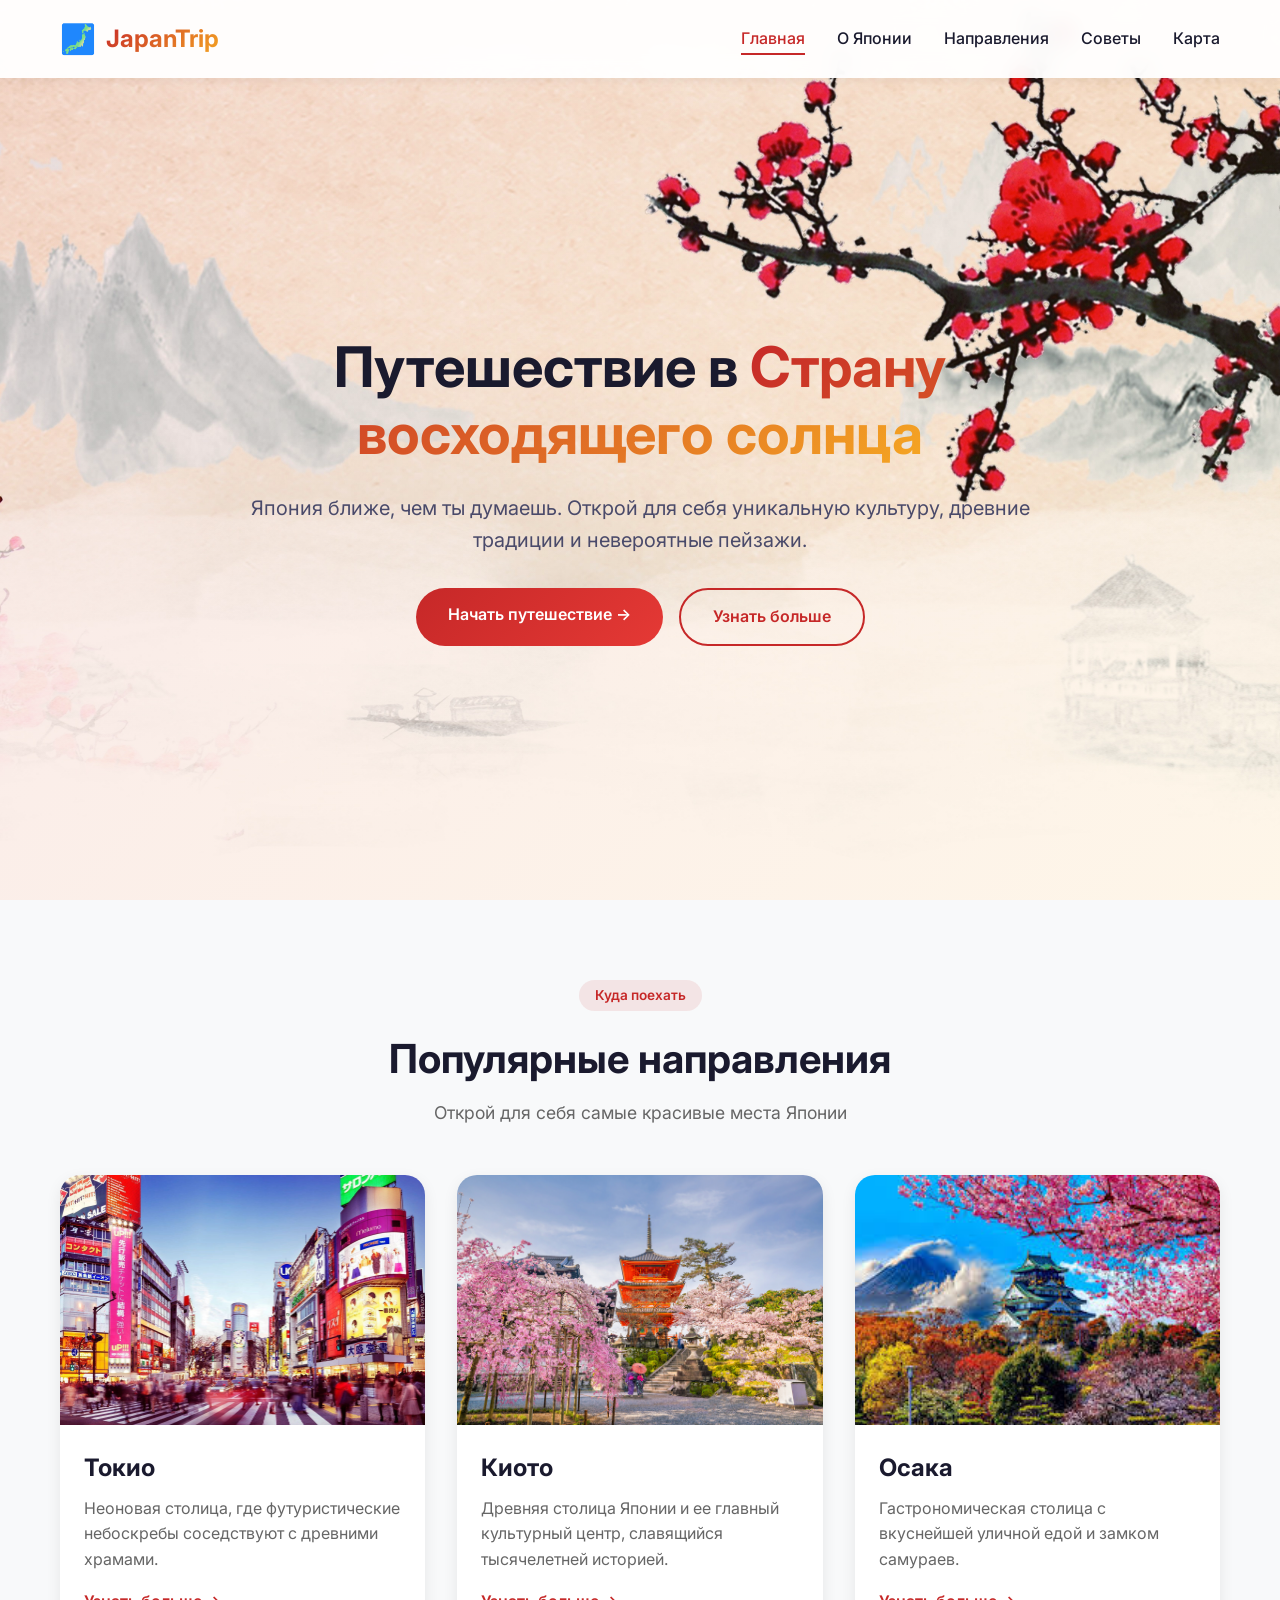
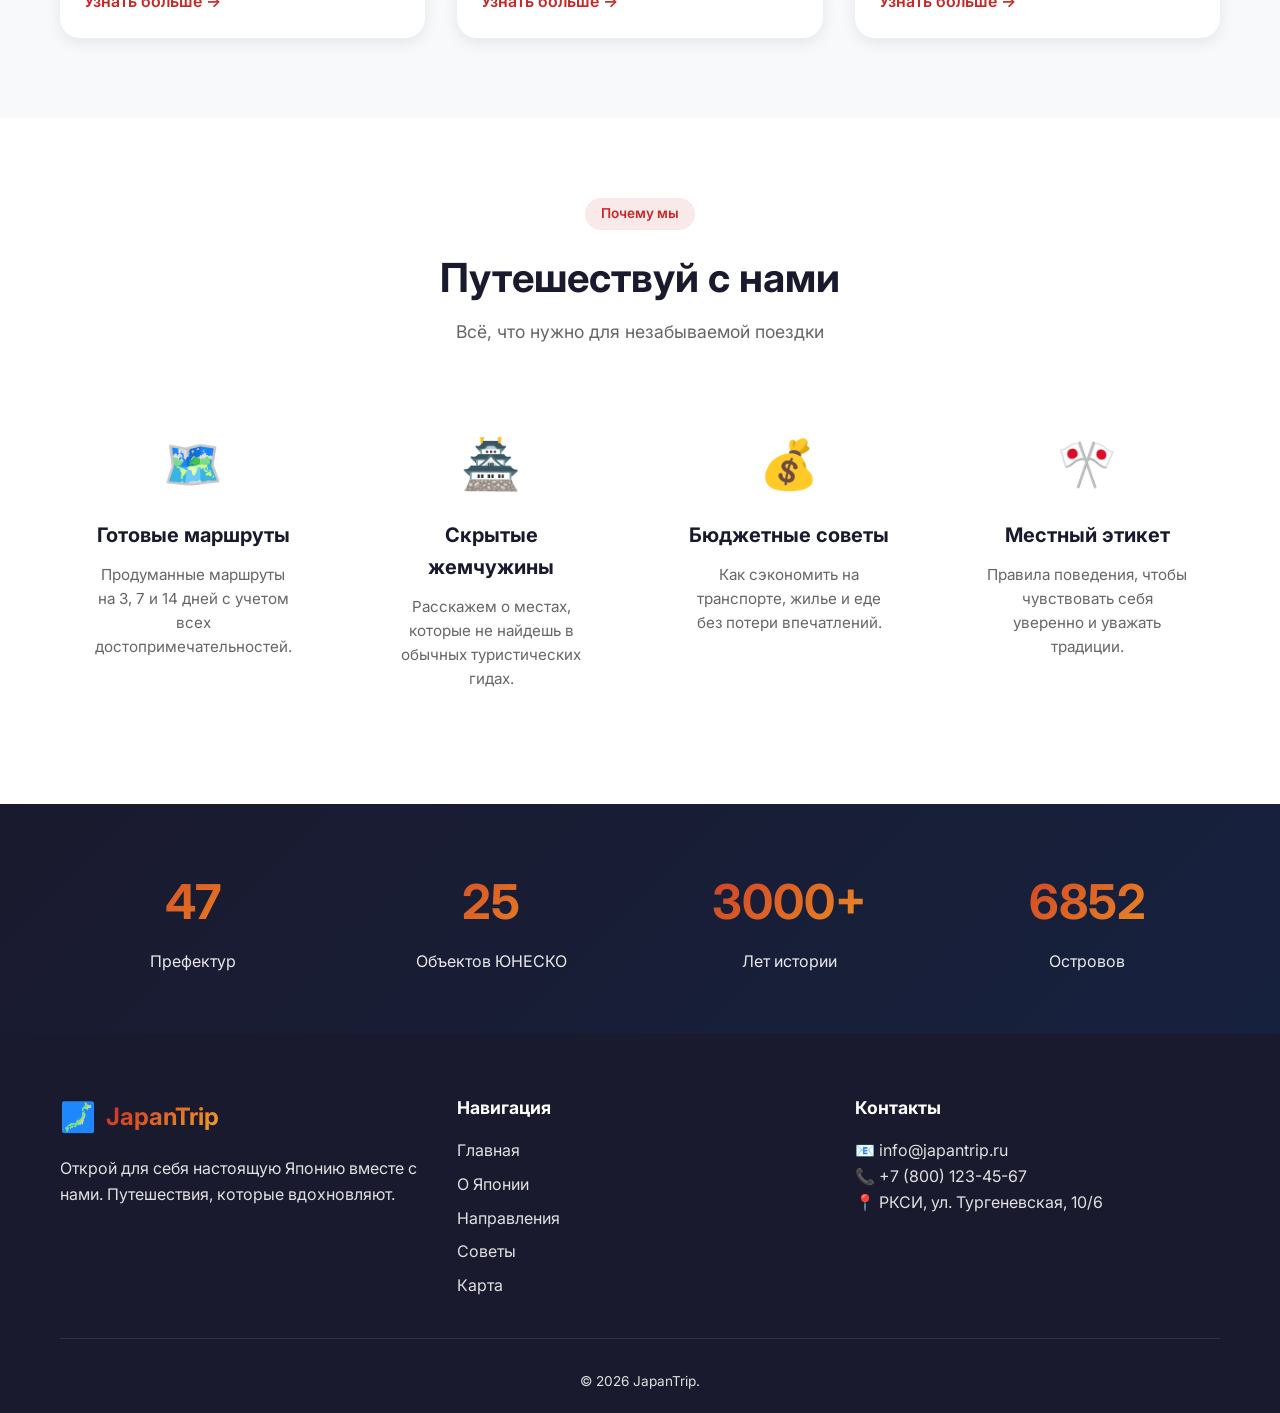
<file: index.html>
<!DOCTYPE html>
<html lang="ru">
<head>
    <meta charset="UTF-8">
    <meta name="viewport" content="width=device-width, initial-scale=1.0">
    <title>JapanTrip | Путешествия по Японии</title>
    <link rel="icon" type="image/x-icon" href="jp.ico">
    <link rel="stylesheet" href="style.css">
    <link href="https://fonts.googleapis.com/css2?family=Inter:opsz,wght@14..32,300;14..32,400;14..32,600;14..32,700&display=swap" rel="stylesheet">
</head>
<body>
    <header>
        <div class="container">
            <div class="header-content">
                <div class="logo">
                    <span class="logo-icon">🗾</span>
                    <span class="logo-text">JapanTrip</span>
                </div>
                <nav>
                    <ul class="nav-menu">
                        <li><a href="index.html" class="active">Главная</a></li>
                        <li><a href="about.html">О Японии</a></li>
                        <li><a href="napravlenia.html">Направления</a></li>
                        <li><a href="tips.html">Советы</a></li>
                        <li><a href="map.html">Карта</a></li>
                    </ul>
                </nav>
            </div>
        </div>
    </header>
    <section class="hero">
        <div class="container">
            <div class="hero-content">
                <h1 class="hero-title">
                    Путешествие в <span class="highlight">Страну восходящего солнца</span>
                </h1>
                <p class="hero-subtitle">
                    Япония ближе, чем ты думаешь. Открой для себя уникальную культуру, 
                    древние традиции и невероятные пейзажи.
                </p>
                <div class="hero-buttons">
                    <a href="regist.html" class="btn btn-primary">Начать путешествие →</a>
                    <a href="about.html" class="btn btn-secondary">Узнать больше</a>
                </div>
            </div>
        </div>
    </section>
    <section class="destinations-preview">
        <div class="container">
            <div class="section-header">
                <span class="section-tag">Куда поехать</span>
                <h2 class="section-title">Популярные направления</h2>
                <p class="section-subtitle">Открой для себя самые красивые места Японии</p>
            </div>
            
            <div class="cards-grid">
                <div class="card">
                    <div class="card-image tokyo"></div>
                    <div class="card-content">
                        <h3 class="card-title">Токио</h3>
                        <p class="card-text">Неоновая столица, где футуристические небоскребы соседствуют с древними храмами.</p>
                        <a href="about.html" class="card-link">Узнать больше →</a>
                    </div>
                </div>
                
                <div class="card">
                    <div class="card-image kyoto"></div>
                    <div class="card-content">
                        <h3 class="card-title">Киото</h3>
                        <p class="card-text">Древняя столица Японии и ее главный культурный центр, славящийся тысячелетней историей. </p>
                        <a href="about.html" class="card-link">Узнать больше →</a>
                    </div>
                </div>
                
                <div class="card">
                    <div class="card-image osaka"></div>
                    <div class="card-content">
                        <h3 class="card-title">Осака</h3>
                        <p class="card-text">Гастрономическая столица с вкуснейшей уличной едой и замком самураев.</p>
                        <a href="about.html" class="card-link">Узнать больше →</a>
                    </div>
                </div>
            </div>
        </div>
    </section>

   
    <section class="features">
        <div class="container">
            <div class="section-header">
                <span class="section-tag">Почему мы</span>
                <h2 class="section-title">Путешествуй с нами</h2>
                <p class="section-subtitle">Всё, что нужно для незабываемой поездки</p>
            </div>
            
            <div class="features-grid">
                <div class="feature">
                    <div class="feature-icon">🗺️</div>
                    <h3 class="feature-title">Готовые маршруты</h3>
                    <p class="feature-text">Продуманные маршруты на 3, 7 и 14 дней с учетом всех достопримечательностей.</p>
                </div>
                <div class="feature">
                    <div class="feature-icon">🏯</div>
                    <h3 class="feature-title">Скрытые жемчужины</h3>
                    <p class="feature-text">Расскажем о местах, которые не найдешь в обычных туристических гидах.</p>
                </div>
                <div class="feature">
                    <div class="feature-icon">💰</div>
                    <h3 class="feature-title">Бюджетные советы</h3>
                    <p class="feature-text">Как сэкономить на транспорте, жилье и еде без потери впечатлений.</p>
                </div>
                <div class="feature">
                    <div class="feature-icon">🎌</div>
                    <h3 class="feature-title">Местный этикет</h3>
                    <p class="feature-text">Правила поведения, чтобы чувствовать себя уверенно и уважать традиции.</p>
                </div>
            </div>
        </div>
    </section>

    
    <section class="stats">
        <div class="container">
            <div class="stats-grid">
                <div class="stat-item">
                    <div class="stat-number">47</div>
                    <div class="stat-label">Префектур</div>
                </div>
                <div class="stat-item">
                    <div class="stat-number">25</div>
                    <div class="stat-label">Объектов ЮНЕСКО</div>
                </div>
                <div class="stat-item">
                    <div class="stat-number">3000+</div>
                    <div class="stat-label">Лет истории</div>
                </div>
                <div class="stat-item">
                    <div class="stat-number">6852</div>
                    <div class="stat-label">Островов</div>
                </div>
            </div>
        </div>
    </section>

  
    <footer>
        <div class="container">
            <div class="footer-content">
                <div class="footer-section">
                    <div class="logo">
                        <span class="logo-icon">🗾</span>
                        <span class="logo-text">JapanTrip</span>
                    </div>
                    <p>Открой для себя настоящую Японию вместе с нами. Путешествия, которые вдохновляют.</p>
                </div>
                <div class="footer-section">
                    <h4>Навигация</h4>
                    <ul>
                        <li><a href="index.html">Главная</a></li>
                        <li><a href="about.html">О Японии</a></li>
                        <li><a href="napravlenia.html">Направления</a></li>
                        <li><a href="tips.html">Советы</a></li>
                        <li><a href="map.html">Карта</a></li>
                    </ul>
                </div>
                <div class="footer-section">
                    <h4>Контакты</h4>
                    <p>📧 info@japantrip.ru</p>
                    <p>📞 +7 (800) 123-45-67</p>
                    <p>📍 РКСИ, ул. Тургеневская, 10/6</p>
                </div>
            </div>
            <div class="footer-bottom">
                <p>&copy; 2026 JapanTrip. </p>
            </div>
        </div>
    </footer>

</body>
</html>
</file>
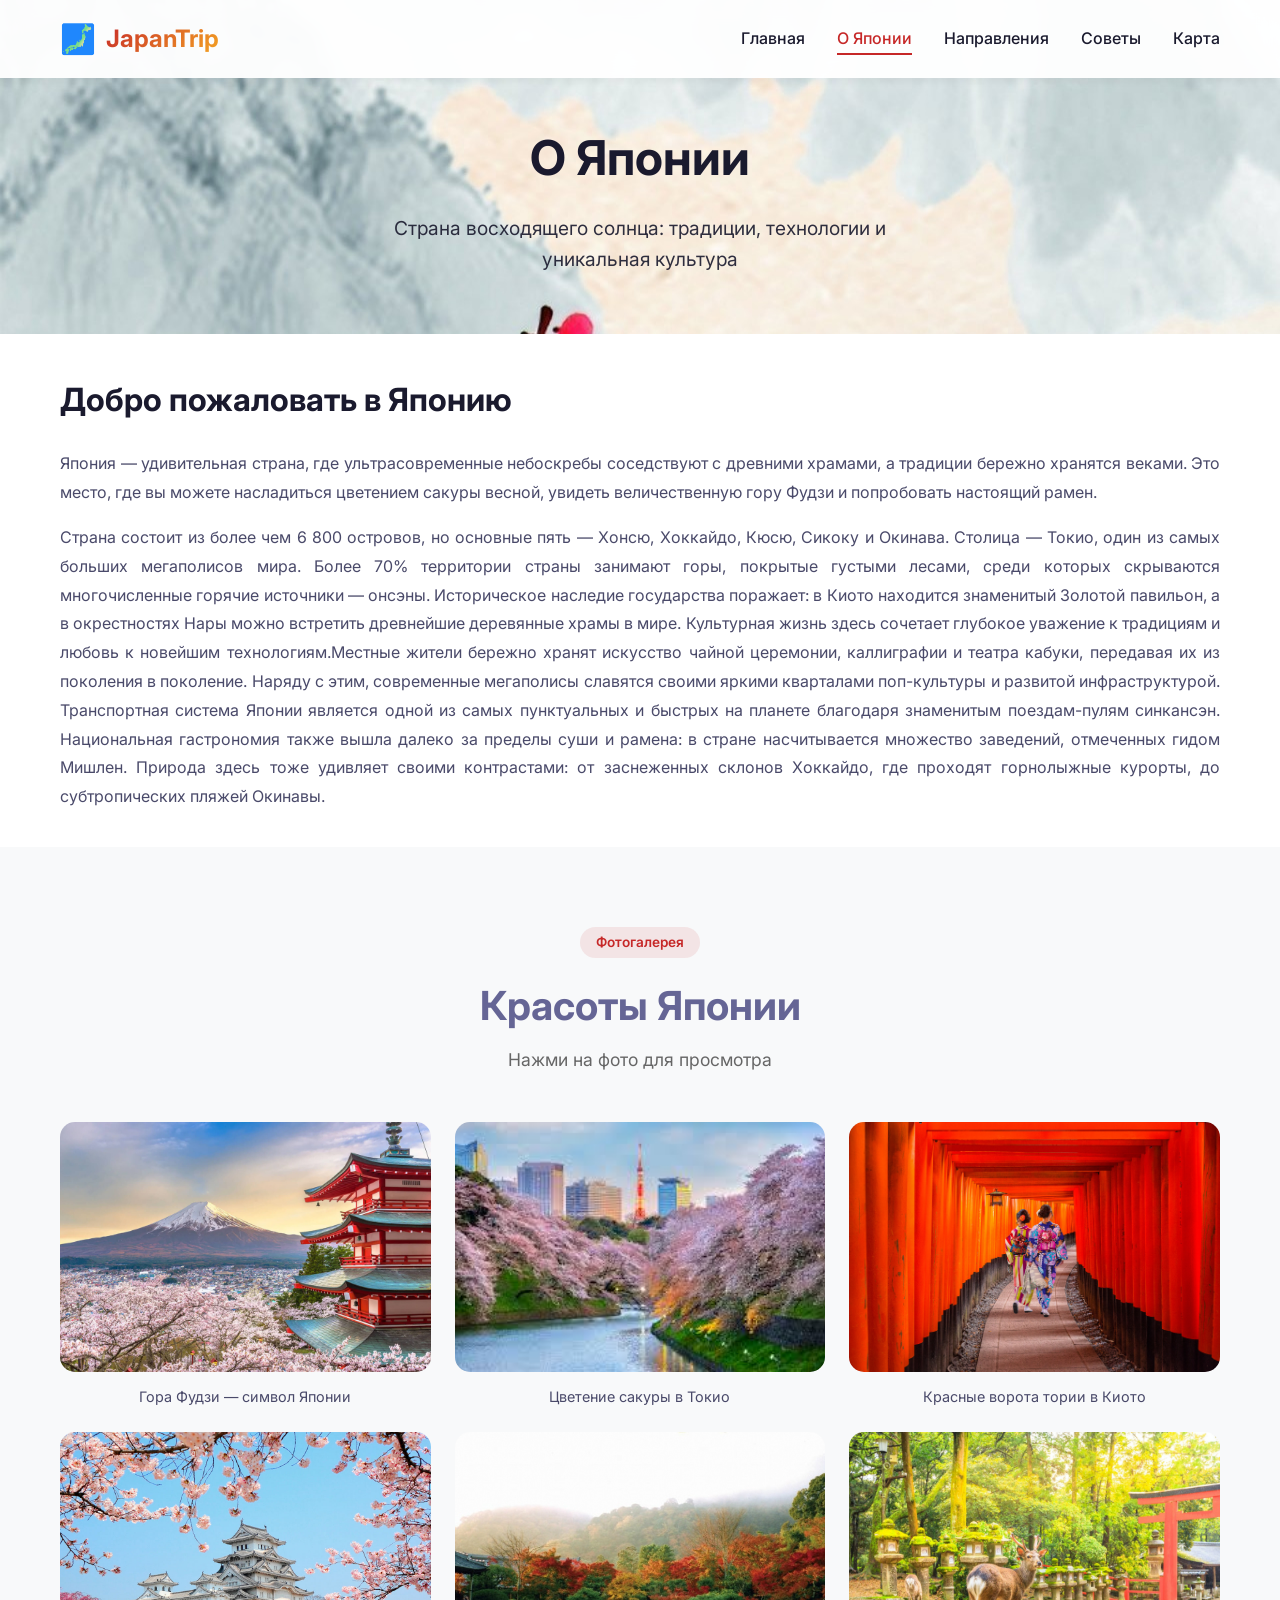
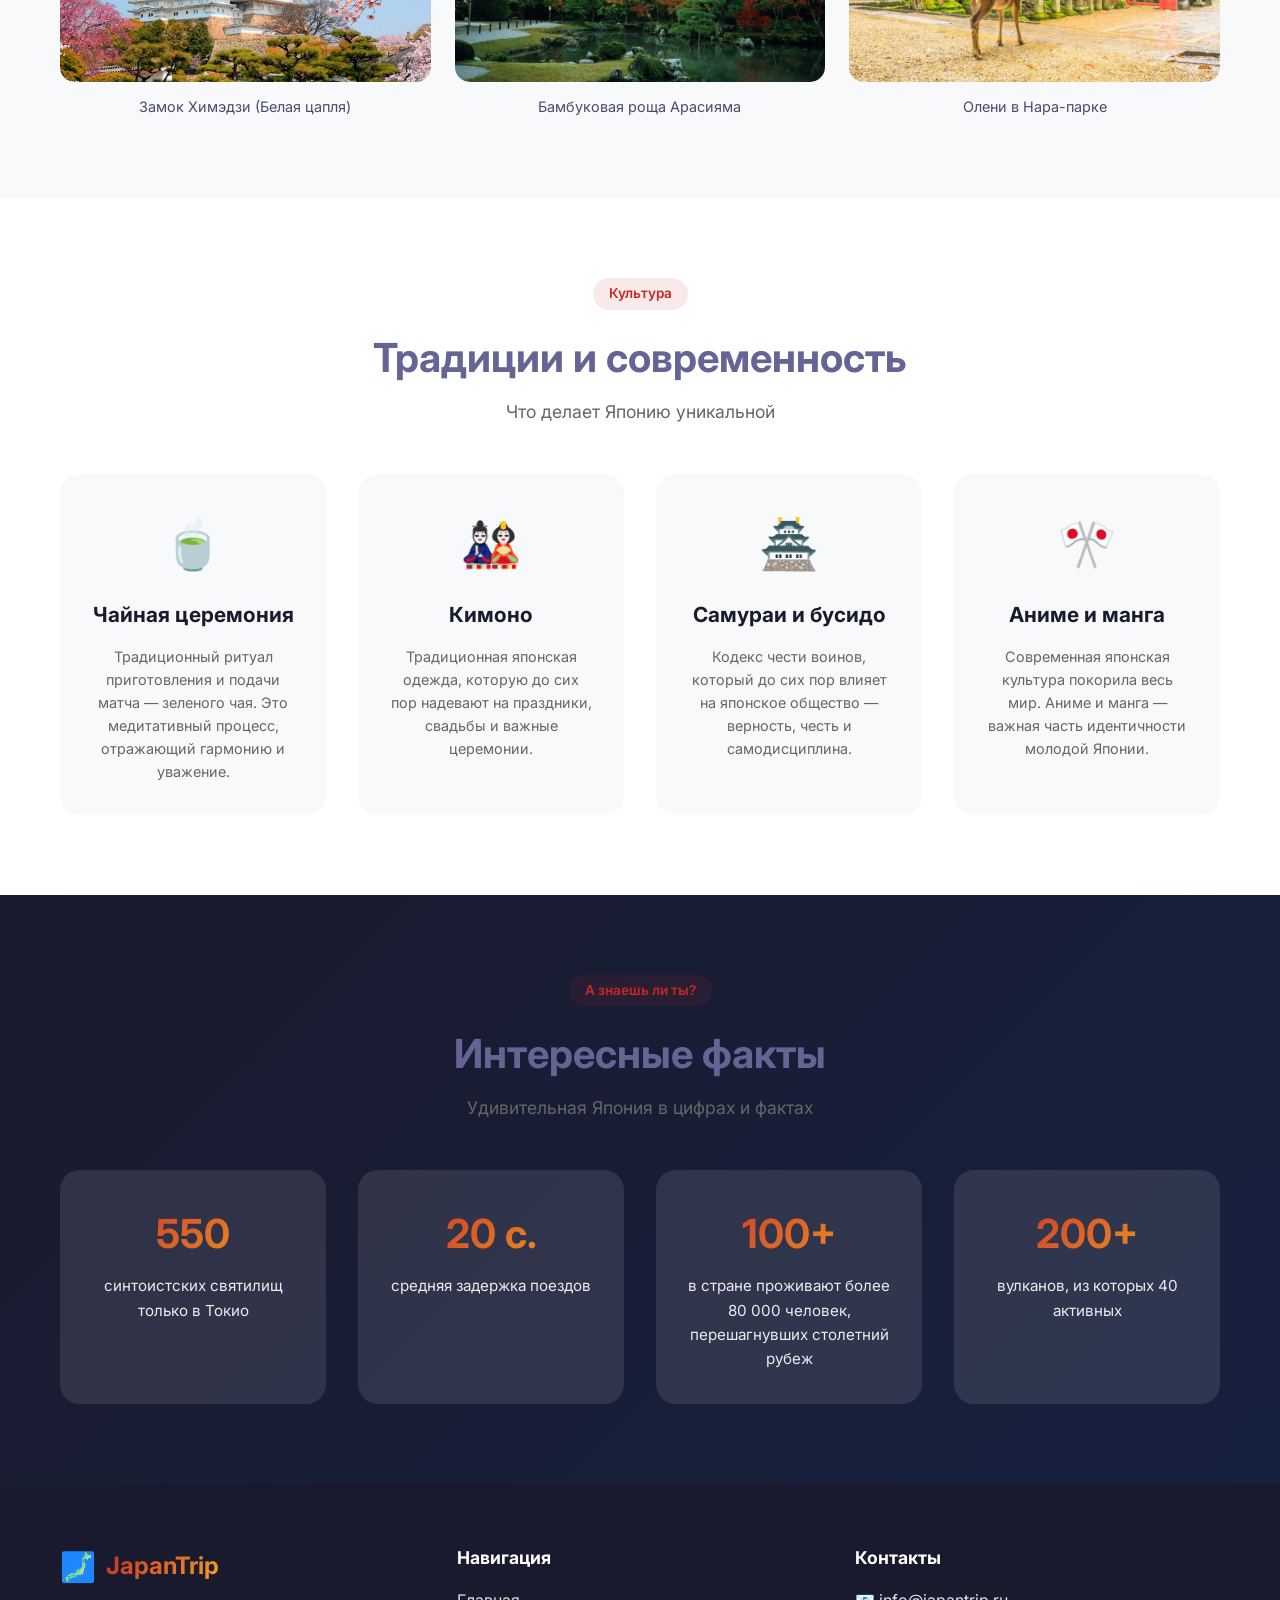
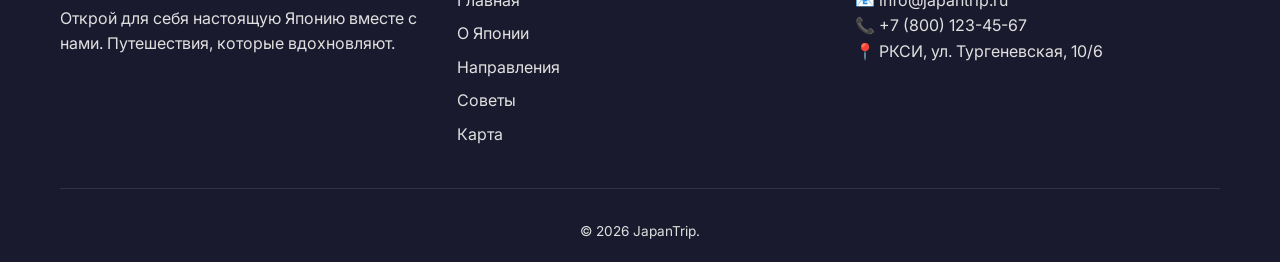
<file: about.html>
<!DOCTYPE html>
<html lang="ru">
<head>
    <meta charset="UTF-8">
    <meta name="viewport" content="width=device-width, initial-scale=1.0">
    <title>О Японии | JapanTrip</title>
    <link rel="icon" type="image/x-icon" href="jp.ico">
    <link rel="stylesheet" href="about.css">
    <link href="https://fonts.googleapis.com/css2?family=Inter:opsz,wght@14..32,300;14..32,400;14..32,600;14..32,700&display=swap" rel="stylesheet">
</head>
<body>
    <header>
        <div class="container">
            <div class="header-content">
                <div class="logo">
                    <span class="logo-icon">🗾</span>
                    <span class="logo-text">JapanTrip</span>
                </div>
                <nav>
                    <ul class="nav-menu">
                        <li><a href="index.html">Главная</a></li>
                        <li><a href="about.html" class="active">О Японии</a></li>
                        <li><a href="napravlenia.html">Направления</a></li>
                        <li><a href="tips.html">Советы</a></li>
                        <li><a href="map.html">Карта</a></li>
                    </ul>
                </nav>
            </div>
        </div>
    </header>

   
    <section class="page-header">
        <div class="container">
            <h1 class="page-title">О Японии</h1>
            <p class="page-subtitle">Страна восходящего солнца: традиции, технологии и уникальная культура</p>
        </div>
    </section>


    <section class="about-intro">
        <div class="container">
            <div class="intro-text">
                <h2>Добро пожаловать в Японию</h2>
                <p>Япония — удивительная страна, где ультрасовременные небоскребы соседствуют с древними храмами, а традиции бережно хранятся веками. Это место, где вы можете насладиться цветением сакуры весной, увидеть величественную гору Фудзи и попробовать настоящий рамен.</p>
                <p>Страна состоит из более чем 6 800 островов, но основные пять — Хонсю, Хоккайдо, Кюсю, Сикоку и Окинава. Столица — Токио, один из самых больших мегаполисов мира. Более 70% территории страны занимают горы, покрытые густыми лесами, среди которых скрываются многочисленные горячие источники — онсэны. Историческое наследие государства поражает: в Киото находится знаменитый Золотой павильон, а в окрестностях Нары можно встретить древнейшие деревянные храмы в мире. Культурная жизнь здесь сочетает глубокое уважение к традициям и любовь к новейшим технологиям.Местные жители бережно хранят искусство чайной церемонии, каллиграфии и театра кабуки, передавая их из поколения в поколение. Наряду с этим, современные мегаполисы славятся своими яркими кварталами поп-культуры и развитой инфраструктурой. Транспортная система Японии является одной из самых пунктуальных и быстрых на планете благодаря знаменитым поездам-пулям синкансэн. Национальная гастрономия также вышла далеко за пределы суши и рамена: в стране насчитывается множество заведений, отмеченных гидом Мишлен. Природа здесь тоже удивляет своими контрастами: от заснеженных склонов Хоккайдо, где проходят горнолыжные курорты, до субтропических пляжей Окинавы.</p>
            </div>
        </div>
    </section>

    
    <section class="gallery-section">
        <div class="container">
            <div class="section-header">
                <span class="section-tag">Фотогалерея</span>
                <h2 class="section-title">Красоты Японии</h2>
                <p class="section-subtitle">Нажми на фото для просмотра</p>
            </div>
            
            <div class="gallery-grid">
                <div class="gallery-item">
                    <div class="gallery-img img1" onclick="openLightbox(0)"></div>
                    <p class="gallery-caption">Гора Фудзи — символ Японии</p>
                </div>
                <div class="gallery-item">
                    <div class="gallery-img img2" onclick="openLightbox(1)"></div>
                    <p class="gallery-caption">Цветение сакуры в Токио</p>
                </div>
                <div class="gallery-item">
                    <div class="gallery-img img3" onclick="openLightbox(2)"></div>
                    <p class="gallery-caption">Красные ворота тории в Киото</p>
                </div>
                <div class="gallery-item">
                    <div class="gallery-img img4" onclick="openLightbox(3)"></div>
                    <p class="gallery-caption">Замок Химэдзи (Белая цапля)</p>
                </div>
                <div class="gallery-item">
                    <div class="gallery-img img5" onclick="openLightbox(4)"></div>
                    <p class="gallery-caption">Бамбуковая роща Арасияма</p>
                </div>
                <div class="gallery-item">
                    <div class="gallery-img img6" onclick="openLightbox(5)"></div>
                    <p class="gallery-caption">Олени в Нара-парке</p>
                </div>
            </div>
        </div>
    </section>

    
    <section class="culture-section">
        <div class="container">
            <div class="section-header">
                <span class="section-tag">Культура</span>
                <h2 class="section-title">Традиции и современность</h2>
                <p class="section-subtitle">Что делает Японию уникальной</p>
            </div>
            
            <div class="culture-grid">
                <div class="culture-card">
                    <div class="culture-icon">🍵</div>
                    <h3>Чайная церемония</h3>
                    <p>Традиционный ритуал приготовления и подачи матча — зеленого чая. Это медитативный процесс, отражающий гармонию и уважение.</p>
                </div>
                <div class="culture-card">
                    <div class="culture-icon">🎎</div>
                    <h3>Кимоно</h3>
                    <p>Традиционная японская одежда, которую до сих пор надевают на праздники, свадьбы и важные церемонии.</p>
                </div>
                <div class="culture-card">
                    <div class="culture-icon">🏯</div>
                    <h3>Самураи и бусидо</h3>
                    <p>Кодекс чести воинов, который до сих пор влияет на японское общество — верность, честь и самодисциплина.</p>
                </div>
                <div class="culture-card">
                    <div class="culture-icon">🎌</div>
                    <h3>Аниме и манга</h3>
                    <p>Современная японская культура покорила весь мир. Аниме и манга — важная часть идентичности молодой Японии.</p>
                </div>
            </div>
        </div>
    </section>

    
    <section class="facts-section">
        <div class="container">
            <div class="section-header">
                <span class="section-tag">А знаешь ли ты?</span>
                <h2 class="section-title">Интересные факты</h2>
                <p class="section-subtitle">Удивительная Япония в цифрах и фактах</p>
            </div>
            
            <div class="facts-grid">
                <div class="fact-card">
                    <div class="fact-number">550</div>
                    <p>синтоистских святилищ только в Токио</p>
                </div>
                <div class="fact-card">
                    <div class="fact-number">20 с.</div>
                    <p>средняя задержка поездов</p>
                </div>
                <div class="fact-card">
                    <div class="fact-number">100+</div>
                    <p>в стране проживают более 80 000 человек, перешагнувших столетний рубеж</p>
                </div>
                <div class="fact-card">
                    <div class="fact-number">200+</div>
                    <p>вулканов, из которых 40 активных</p>
                </div>
            </div>
        </div>
    </section>

    
    <footer>
        <div class="container">
            <div class="footer-content">
                <div class="footer-section">
                    <div class="logo">
                        <span class="logo-icon">🗾</span>
                        <span class="logo-text">JapanTrip</span>
                    </div>
                    <p>Открой для себя настоящую Японию вместе с нами. Путешествия, которые вдохновляют.</p>
                </div>
                <div class="footer-section">
                    <h4>Навигация</h4>
                    <ul>
                        <li><a href="index.html">Главная</a></li>
                        <li><a href="about.html">О Японии</a></li>
                        <li><a href="napravlenia.html">Направления</a></li>
                        <li><a href="tips.html">Советы</a></li>
                        <li><a href="map.html">Карта</a></li>
                    </ul>
                </div>
                <div class="footer-section">
                    <h4>Контакты</h4>
                    <p>📧 info@japantrip.ru</p>
                    <p>📞 +7 (800) 123-45-67</p>
                    <p>📍 РКСИ, ул. Тургеневская, 10/6</p>
                </div>
            </div>
            <div class="footer-bottom">
                <p>&copy; 2026 JapanTrip.</p>
            </div>
        </div>
    </footer>

  
    <div id="lightbox" class="lightbox">
        <span class="close-btn" onclick="closeLightbox()">&times;</span>
        <span class="nav-btn prev" onclick="changeImage(-1)">&#10094;</span>
        <span class="nav-btn next" onclick="changeImage(1)">&#10095;</span>
        <div class="lightbox-controls">
            <button class="ctrl-btn" onclick="zoomIn()">🔍 +</button>
            <button class="ctrl-btn" onclick="zoomOut()">🔍 -</button>
            <button class="ctrl-btn" onclick="resetZoom()">⟳ Сброс</button>
        </div>
        <div class="image-container">
            <img id="lightbox-img" class="lightbox-content">
        </div>
        <div class="image-counter" id="image-counter"></div>
    </div>

    <script>
       
        const images = [
            'fudzi.jpg',
            'sakura.jpg',
            'toria.jpg',
            'zamok.jpg',
            'arasaima.jpg',
            'nara.jpg'
        ];
        
        let currentIndex = 0;
        let currentZoom = 1;
        
        function openLightbox(index) {
            currentIndex = index;
            currentZoom = 1;
            const img = document.getElementById('lightbox-img');
            img.src = images[currentIndex];
            img.style.transform = `scale(${currentZoom})`;
            document.getElementById('lightbox').style.display = 'flex';
            updateCounter();
        }
        
        function closeLightbox() {
            document.getElementById('lightbox').style.display = 'none';
        }
        
        function changeImage(direction) {
            currentIndex += direction;
            if (currentIndex >= images.length) {
                currentIndex = 0;
            }
            if (currentIndex < 0) {
                currentIndex = images.length - 1;
            }
            currentZoom = 1;
            const img = document.getElementById('lightbox-img');
            img.src = images[currentIndex];
            img.style.transform = `scale(${currentZoom})`;
            updateCounter();
        }
        
        function zoomIn() {
            currentZoom = Math.min(currentZoom + 0.2, 3);
            document.getElementById('lightbox-img').style.transform = `scale(${currentZoom})`;
        }
        
        function zoomOut() {
            currentZoom = Math.max(currentZoom - 0.2, 0.5);
            document.getElementById('lightbox-img').style.transform = `scale(${currentZoom})`;
        }
        
        function resetZoom() {
            currentZoom = 1;
            document.getElementById('lightbox-img').style.transform = `scale(${currentZoom})`;
        }
        
        function updateCounter() {
            document.getElementById('image-counter').innerHTML = `${currentIndex + 1} / ${images.length}`;
        }
        
      
        document.addEventListener('keydown', function(e) {
            if (e.key === 'Escape') {
                closeLightbox();
            }
            if (e.key === 'ArrowLeft') {
                changeImage(-1);
            }
            if (e.key === 'ArrowRight') {
                changeImage(1);
            }
        });
    </script>

</body>
</html>
</file>
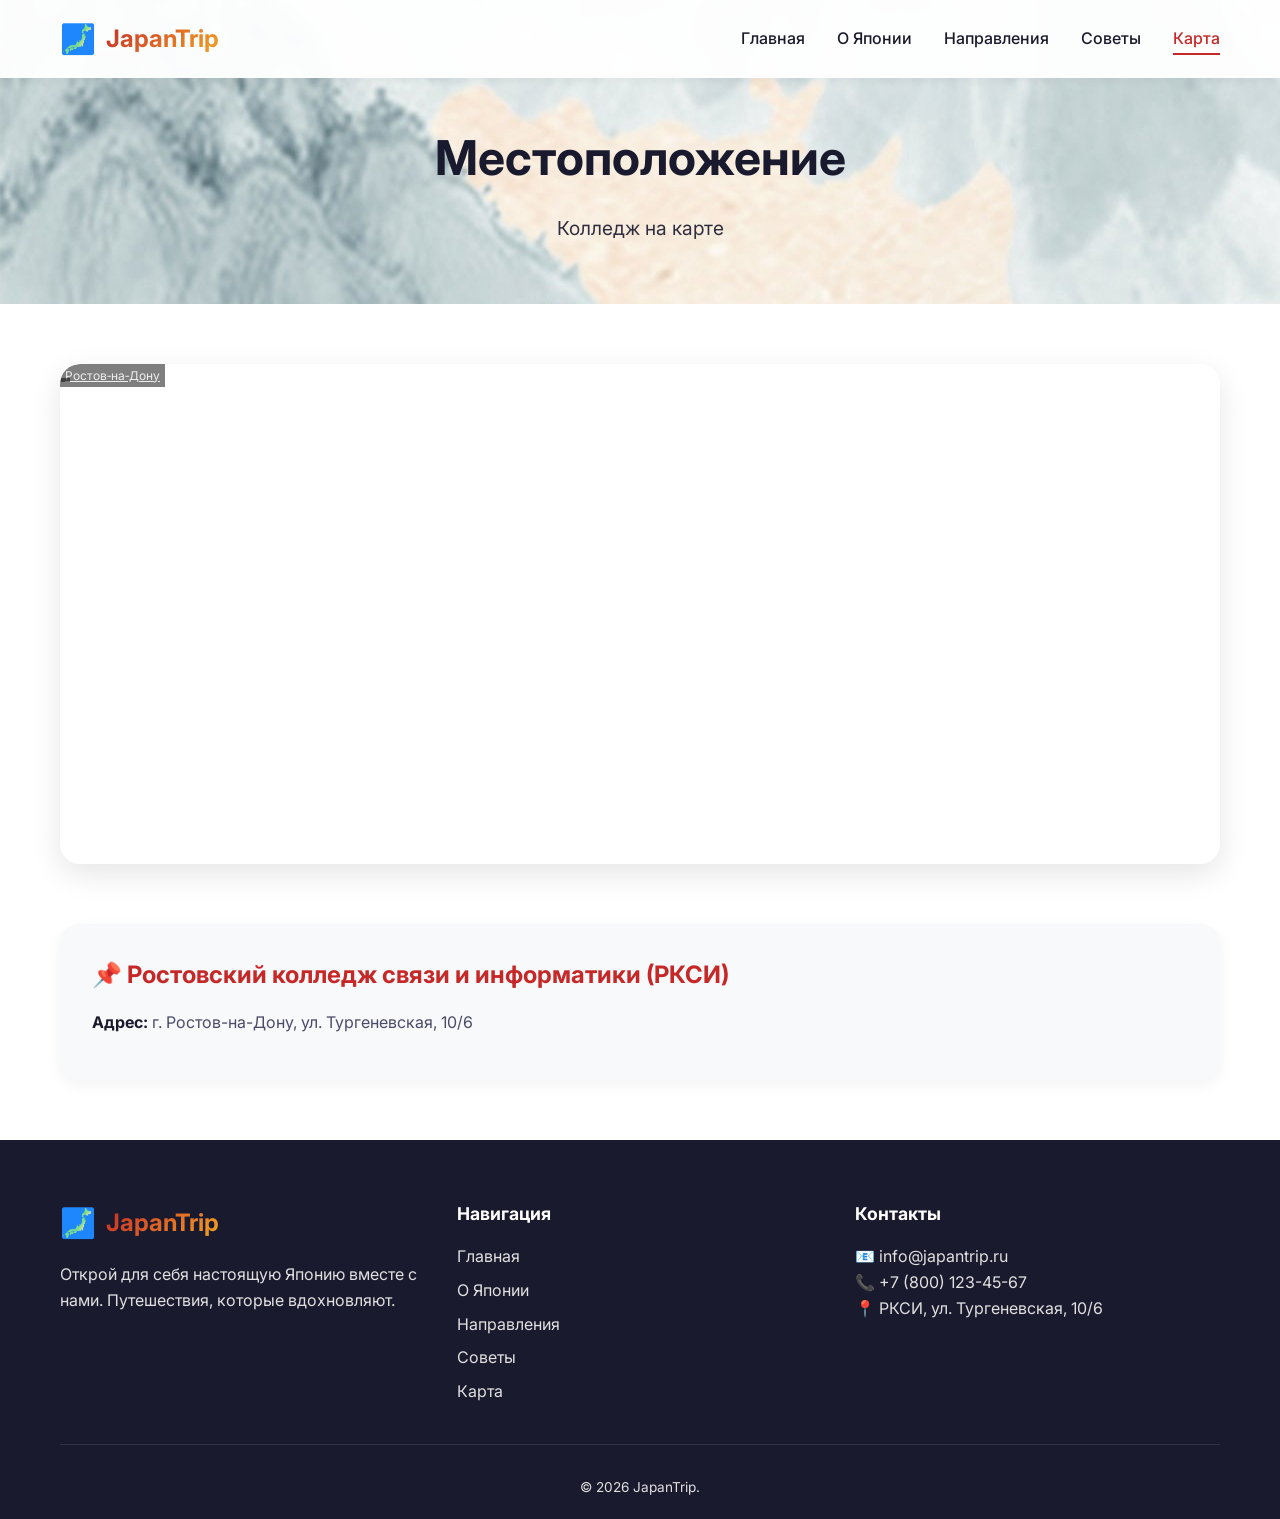
<file: map.html>
<!DOCTYPE html>
<html lang="ru">
<head>
    <meta charset="UTF-8">
    <meta name="viewport" content="width=device-width, initial-scale=1.0">
    <title>Карта | JapanTrip</title>
    <link rel="icon" type="image/x-icon" href="jp.ico">
   
    <link rel="stylesheet" href="map.css">
    
    <link href="https://fonts.googleapis.com/css2?family=Inter:opsz,wght@14..32,300;14..32,400;14..32,600;14..32,700&display=swap" rel="stylesheet">
</head>
<body>

    <header>
        <div class="container">
            <div class="header-content">
                <div class="logo">
                    <span class="logo-icon">🗾</span>
                    <span class="logo-text">JapanTrip</span>
                </div>
                <nav>
                    <ul class="nav-menu">
                        <li><a href="index.html">Главная</a></li>
                        <li><a href="about.html">О Японии</a></li>
                        <li><a href="napravlenia.html">Направления</a></li>
                        <li><a href="tips.html">Советы</a></li>
                        <li><a href="map.html" class="active">Карта</a></li>
                    </ul>
                </nav>
            </div>
        </div>
    </header>

    <section class="page-header">
        <div class="container">
            <h1 class="page-title">Местоположение</h1>
            <p class="page-subtitle">Колледж на карте</p>
        </div>
    </section>

    <section class="map-section">
        <div class="container">
            <div class="map-container">
                <div class="yandex-map">
                    <div style="position:relative;overflow:hidden; width:100%; height:100%; border-radius:20px;">
                        <a href="https://yandex.ru/maps/39/rostov-na-donu/?utm_medium=mapframe&utm_source=maps" style="color:#eee;font-size:12px;position:absolute;top:0px;z-index:10;background:rgba(0,0,0,0.5);padding:2px 5px;">Ростов‑на‑Дону</a>
                        <a href="https://yandex.ru/maps/39/rostov-na-donu/house/turgenevskaya_ulitsa_10_6/Z0AYcQdkQEMGQFptfX5wdXRlZg==/?ll=39.704961%2C47.214862&utm_medium=mapframe&utm_source=maps&z=16.97" style="color:#eee;font-size:12px;position:absolute;top:14px;z-index:10;background:rgba(0,0,0,0.5);padding:2px 5px;"></a>
                        <iframe 
                            src="https://yandex.ru/map-widget/v1/?ll=39.704961%2C47.214862&mode=search&ol=geo&ouri=ymapsbm1%3A%2F%2Fgeo%3Fdata%3DCgg1NzI5MjY0NBJT0KDQvtGB0YHQuNGPLCDQoNC-0YHRgtC-0LIt0L3QsC3QlNC-0L3Rgywg0KLRg9GA0LPQtdC90LXQstGB0LrQsNGPINGD0LvQuNGG0LAsIDEwLzYiCg3g0R5CFQXcPEI%2C&z=16.97" 
                            width="100%" 
                            height="100%" 
                            frameborder="0" 
                            allowfullscreen="true" 
                            style="position:relative; border-radius:20px;">
                        </iframe>
                    </div>
                </div>
            </div>
        </div>
    </section>

    <section class="info-section">
        <div class="container">
            <div class="info-card">
                <h2>📌 Ростовский колледж связи и информатики (РКСИ)</h2>
                <p><strong>Адрес:</strong> г. Ростов-на-Дону, ул. Тургеневская, 10/6</p>
            </div>
        </div>
    </section>

    <footer>
        <div class="container">
            <div class="footer-content">
                <div class="footer-section">
                    <div class="logo">
                        <span class="logo-icon">🗾</span>
                        <span class="logo-text">JapanTrip</span>
                    </div>
                    <p>Открой для себя настоящую Японию вместе с нами. Путешествия, которые вдохновляют.</p>
                </div>
                <div class="footer-section">
                    <h4>Навигация</h4>
                    <ul>
                        <li><a href="index.html">Главная</a></li>
                        <li><a href="about.html">О Японии</a></li>
                        <li><a href="napravlenia.html">Направления</a></li>
                        <li><a href="tips.html">Советы</a></li>
                        <li><a href="map.html">Карта</a></li>
                    </ul>
                </div>
                <div class="footer-section">
                    <h4>Контакты</h4>
                    <p>📧 info@japantrip.ru</p>
                    <p>📞 +7 (800) 123-45-67</p>
                    <p>📍 РКСИ, ул. Тургеневская, 10/6</p>
                </div>
            </div>
            <div class="footer-bottom">
                <p>&copy; 2026 JapanTrip.</p>
            </div>
        </div>
    </footer>

</body>
</html>
</file>
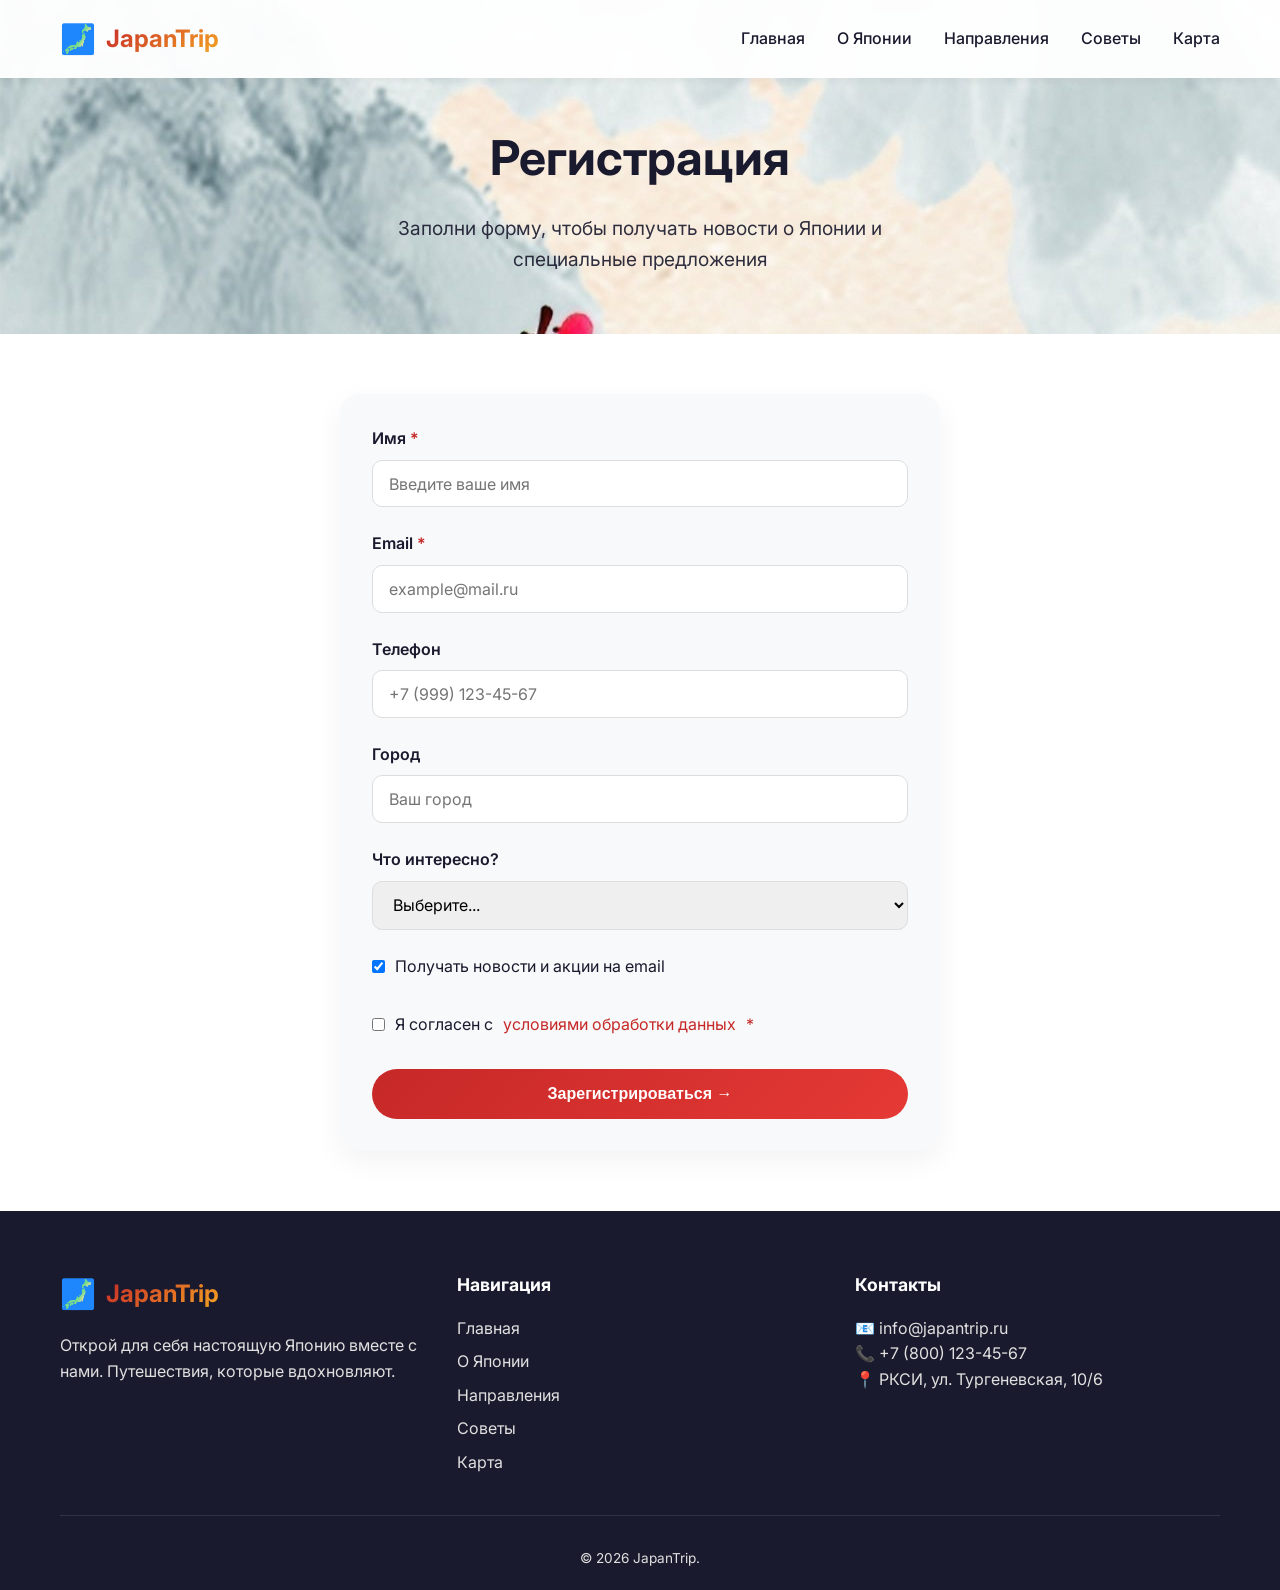
<file: regist.html>
<!DOCTYPE html>
<html lang="ru">
<head>
    <meta charset="UTF-8">
    <meta name="viewport" content="width=device-width, initial-scale=1.0">
    <title>Регистрация | JapanTrip</title>
    <link rel="icon" type="image/x-icon" href="jp.ico">
    <link rel="stylesheet" href="regist.css">
    <link href="https://fonts.googleapis.com/css2?family=Inter:opsz,wght@14..32,300;14..32,400;14..32,600;14..32,700&display=swap" rel="stylesheet">
</head>
<body>
    <header>
        <div class="container">
            <div class="header-content">
                <div class="logo">
                    <span class="logo-icon">🗾</span>
                    <span class="logo-text">JapanTrip</span>
                </div>
                <nav>
                    <ul class="nav-menu">
                        <li><a href="index.html">Главная</a></li>
                        <li><a href="about.html">О Японии</a></li>
                        <li><a href="destinations.html">Направления</a></li>
                        <li><a href="tips.html">Советы</a></li>
                        <li><a href="map.html">Карта</a></li>
                    </ul>
                </nav>
            </div>
        </div>
    </header>

    
    <section class="page-header">
        <div class="container">
            <h1 class="page-title">Регистрация</h1>
            <p class="page-subtitle">Заполни форму, чтобы получать новости о Японии и специальные предложения</p>
        </div>
    </section>


    <section class="register-section">
        <div class="container">
            <div class="register-form-container">
                <form id="registerForm" onsubmit="return showSuccessMessage(event)">
                    <div class="form-group">
                        <label for="name">Имя <span class="required">*</span></label>
                        <input type="text" id="name" name="name" required placeholder="Введите ваше имя">
                    </div>

                    <div class="form-group">
                        <label for="email">Email <span class="required">*</span></label>
                        <input type="email" id="email" name="email" required placeholder="example@mail.ru">
                    </div>

                    <div class="form-group">
                        <label for="phone">Телефон</label>
                        <input type="tel" id="phone" name="phone" placeholder="+7 (999) 123-45-67">
                    </div>

                    <div class="form-group">
                        <label for="city">Город</label>
                        <input type="text" id="city" name="city" placeholder="Ваш город">
                    </div>

                    <div class="form-group">
                        <label for="interest">Что интересно?</label>
                        <select id="interest" name="interest">
                            <option value="">Выберите...</option>
                            <option value="culture">Культура и традиции</option>
                            <option value="food">Японская кухня</option>
                            <option value="travel">Путешествия и маршруты</option>
                            <option value="anime">Аниме и манга</option>
                            <option value="all">Всё вышеперечисленное</option>
                        </select>
                    </div>

                    <div class="form-group checkbox-group">
                        <label>
                            <input type="checkbox" id="newsletter" name="newsletter" checked>
                            Получать новости и акции на email
                        </label>
                    </div>

                    <div class="form-group checkbox-group">
                        <label>
                            <input type="checkbox" id="agree" name="agree" required>
                            Я согласен с <a href="#" onclick="return false;">условиями обработки данных</a> <span class="required">*</span>
                        </label>
                    </div>

                    <button type="submit" class="btn-submit">Зарегистрироваться →</button>
                </form>

                <div id="successMessage" class="success-message" style="display: none;">
                    <div class="success-icon">✓</div>
                    <h3>Спасибо за регистрацию!</h3>
                    <p>Мы отправили письмо с подтверждением на вашу почту.</p>
                    <p class="small">Скоро вы узнаете о самых интересных событиях в мире Японии 🇯🇵</p>
                    <button class="btn-reset" onclick="resetForm()">Заполнить снова</button>
                </div>
            </div>
        </div>
    </section>

    
    
    <footer>
        <div class="container">
            <div class="footer-content">
                <div class="footer-section">
                    <div class="logo">
                        <span class="logo-icon">🗾</span>
                        <span class="logo-text">JapanTrip</span>
                    </div>
                    <p>Открой для себя настоящую Японию вместе с нами. Путешествия, которые вдохновляют.</p>
                </div>
                <div class="footer-section">
                    <h4>Навигация</h4>
                    <ul>
                        <li><a href="index.html">Главная</a></li>
                        <li><a href="about.html">О Японии</a></li>
                        <li><a href="destinations.html">Направления</a></li>
                        <li><a href="tips.html">Советы</a></li>
                        <li><a href="map.html">Карта</a></li>
                    </ul>
                </div>
                <div class="footer-section">
                    <h4>Контакты</h4>
                    <p>📧 info@japantrip.ru</p>
                    <p>📞 +7 (800) 123-45-67</p>
                    <p>📍 РКСИ, ул. Тургеневская, 10/6</p>
                </div>
            </div>
            <div class="footer-bottom">
                <p>&copy; 2026 JapanTrip.</p>
            </div>
        </div>
    </footer>

    

</body>
</html>
</file>
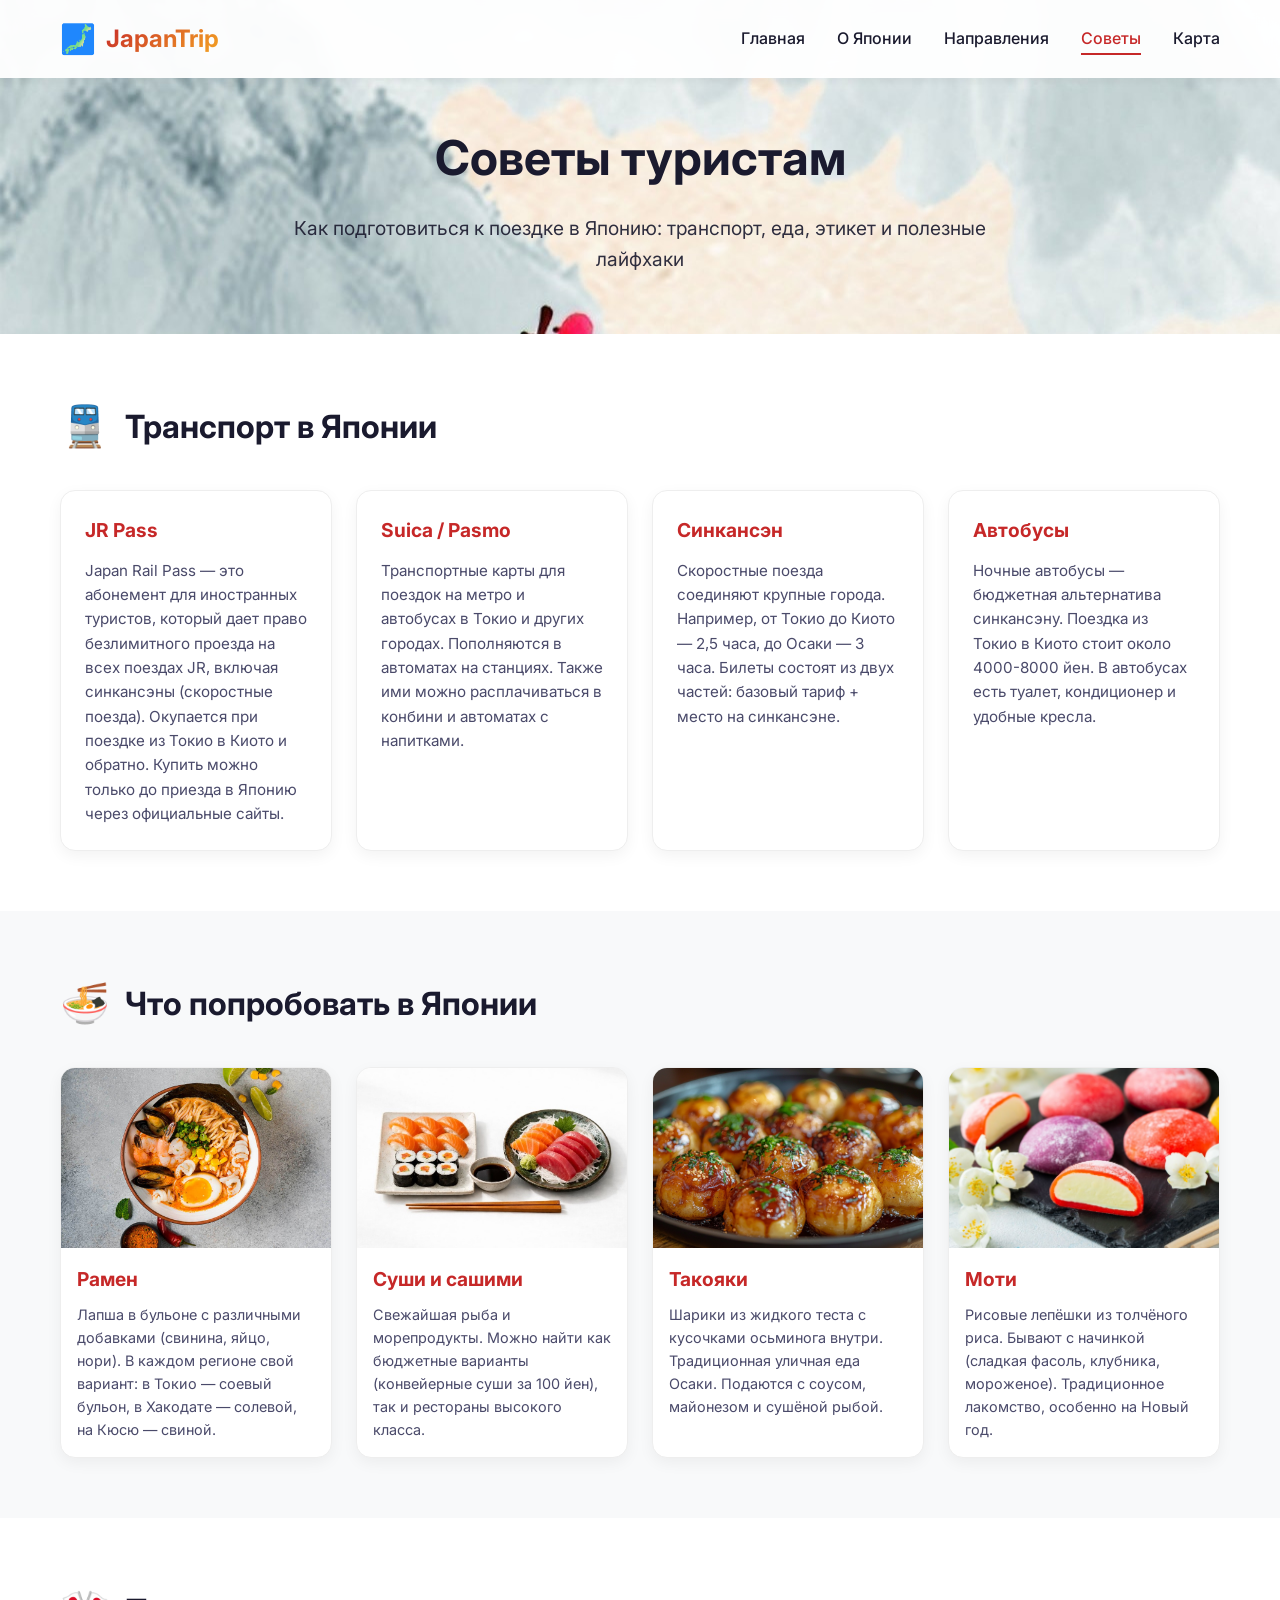
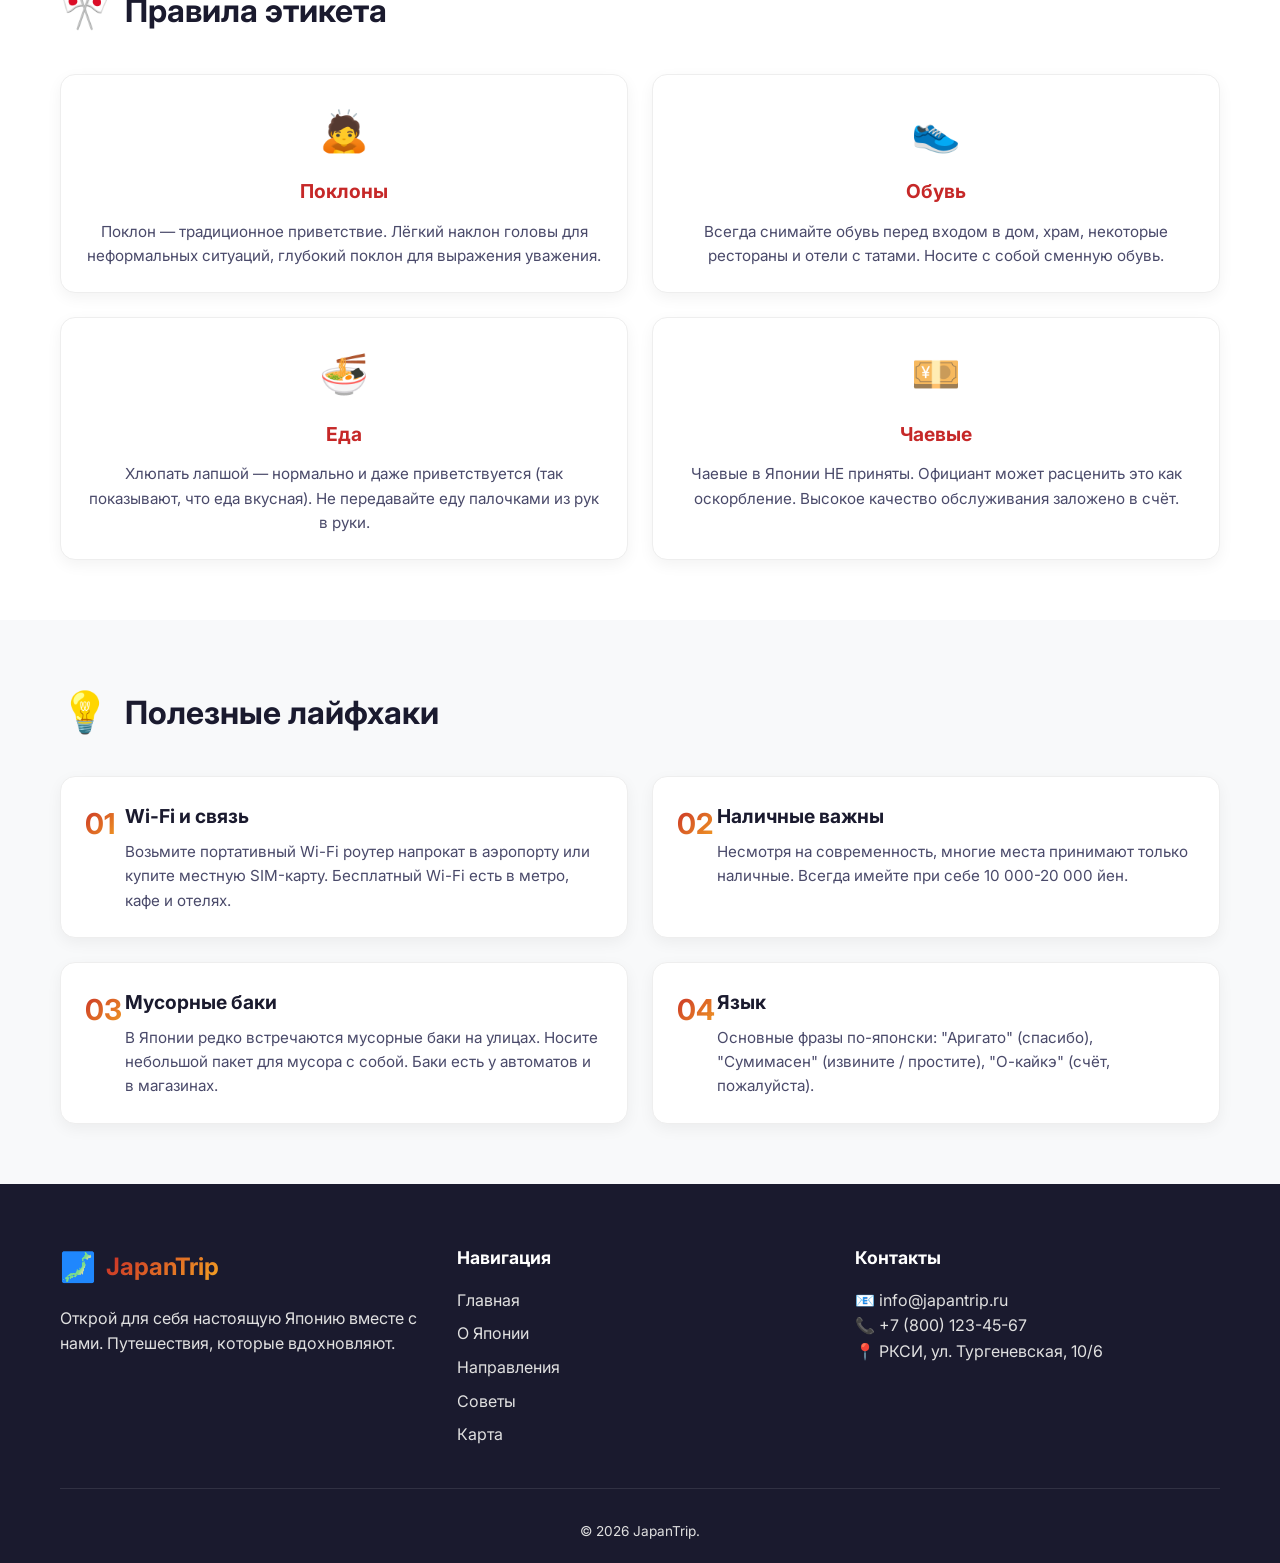
<file: tips.html>
<!DOCTYPE html>
<html lang="ru">
<head>
    <meta charset="UTF-8">
    <meta name="viewport" content="width=device-width, initial-scale=1.0">
    <title>Советы туристам | JapanTrip</title>
    <link rel="icon" type="image/x-icon" href="jp.ico">
    <link rel="stylesheet" href="tips.css">
    <link href="https://fonts.googleapis.com/css2?family=Inter:opsz,wght@14..32,300;14..32,400;14..32,600;14..32,700&display=swap" rel="stylesheet">
</head>
<body>

    <header>
        <div class="container">
            <div class="header-content">
                <div class="logo">
                    <span class="logo-icon">🗾</span>
                    <span class="logo-text">JapanTrip</span>
                </div>
                <nav>
                    <ul class="nav-menu">
                        <li><a href="index.html">Главная</a></li>
                        <li><a href="about.html">О Японии</a></li>
                        <li><a href="napravlenia.html">Направления</a></li>
                        <li><a href="tips.html" class="active">Советы</a></li>
                        <li><a href="map.html">Карта</a></li>
                    </ul>
                </nav>
            </div>
        </div>
    </header>

    <section class="page-header">
        <div class="container">
            <h1 class="page-title">Советы туристам</h1>
            <p class="page-subtitle">Как подготовиться к поездке в Японию: транспорт, еда, этикет и полезные лайфхаки</p>
        </div>
    </section>

    <section class="tips-section">
        <div class="container">
            <div class="tips-header">
                <div class="tips-icon">🚆</div>
                <h2>Транспорт в Японии</h2>
            </div>
            <div class="tips-content">
                <div class="tips-card">
                    <h3>JR Pass</h3>
                    <p>Japan Rail Pass — это абонемент для иностранных туристов, который дает право безлимитного проезда на всех поездах JR, включая синкансэны (скоростные поезда). Окупается при поездке из Токио в Киото и обратно. Купить можно только до приезда в Японию через официальные сайты.</p>
                </div>
                <div class="tips-card">
                    <h3>Suica / Pasmo</h3>
                    <p>Транспортные карты для поездок на метро и автобусах в Токио и других городах. Пополняются в автоматах на станциях. Также ими можно расплачиваться в конбини и автоматах с напитками.</p>
                </div>
                <div class="tips-card">
                    <h3>Синкансэн</h3>
                    <p>Скоростные поезда соединяют крупные города. Например, от Токио до Киото — 2,5 часа, до Осаки — 3 часа. Билеты состоят из двух частей: базовый тариф + место на синкансэне.</p>
                </div>
                <div class="tips-card">
                    <h3>Автобусы</h3>
                    <p>Ночные автобусы — бюджетная альтернатива синкансэну. Поездка из Токио в Киото стоит около 4000-8000 йен. В автобусах есть туалет, кондиционер и удобные кресла.</p>
                </div>
            </div>
        </div>
    </section>

     <section class="tips-section alt">
        <div class="container">
            <div class="tips-header">
                <div class="tips-icon">🍜</div>
                <h2>Что попробовать в Японии</h2>
            </div>
            <div class="tips-content food-grid">
                <div class="food-card">
                    <div class="food-image ramen-img"></div>
                    <div class="food-info">
                        <h3>Рамен</h3>
                        <p>Лапша в бульоне с различными добавками (свинина, яйцо, нори). В каждом регионе свой вариант: в Токио — соевый бульон, в Хакодате — солевой, на Кюсю — свиной.</p>
                    </div>
                </div>
                <div class="food-card">
                    <div class="food-image sushi-img"></div>
                    <div class="food-info">
                        <h3>Суши и сашими</h3>
                        <p>Свежайшая рыба и морепродукты. Можно найти как бюджетные варианты (конвейерные суши за 100 йен), так и рестораны высокого класса.</p>
                    </div>
                </div>
                <div class="food-card">
                    <div class="food-image takoyaki-img"></div>
                    <div class="food-info">
                        <h3>Такояки</h3>
                        <p>Шарики из жидкого теста с кусочками осьминога внутри. Традиционная уличная еда Осаки. Подаются с соусом, майонезом и сушёной рыбой.</p>
                    </div>
                </div>
                <div class="food-card">
                    <div class="food-image mochi-img"></div>
                    <div class="food-info">
                        <h3>Моти</h3>
                        <p>Рисовые лепёшки из толчёного риса. Бывают с начинкой (сладкая фасоль, клубника, мороженое). Традиционное лакомство, особенно на Новый год.</p>
                    </div>
                </div>
            </div>
        </div>
    </section>

    <section class="tips-section">
        <div class="container">
            <div class="tips-header">
                <div class="tips-icon">🎌</div>
                <h2>Правила этикета</h2>
            </div>
            <div class="tips-grid two-columns">
                <div class="etiquette-card">
                    <div class="etiquette-icon">🙇</div>
                    <h3>Поклоны</h3>
                    <p>Поклон — традиционное приветствие. Лёгкий наклон головы для неформальных ситуаций, глубокий поклон для выражения уважения.</p>
                </div>
                <div class="etiquette-card">
                    <div class="etiquette-icon">👟</div>
                    <h3>Обувь</h3>
                    <p>Всегда снимайте обувь перед входом в дом, храм, некоторые рестораны и отели с татами. Носите с собой сменную обувь.</p>
                </div>
                <div class="etiquette-card">
                    <div class="etiquette-icon">🍜</div>
                    <h3>Еда</h3>
                    <p>Хлюпать лапшой — нормально и даже приветствуется (так показывают, что еда вкусная). Не передавайте еду палочками из рук в руки.</p>
                </div>
                <div class="etiquette-card">
                    <div class="etiquette-icon">💴</div>
                    <h3>Чаевые</h3>
                    <p>Чаевые в Японии НЕ приняты. Официант может расценить это как оскорбление. Высокое качество обслуживания заложено в счёт.</p>
                </div>
            </div>
        </div>
    </section>

    <section class="tips-section alt">
        <div class="container">
            <div class="tips-header">
                <div class="tips-icon">💡</div>
                <h2>Полезные лайфхаки</h2>
            </div>
            <div class="useful-grid">
                <div class="useful-item">
                    <div class="useful-number">01</div>
                    <h3>Wi-Fi и связь</h3>
                    <p>Возьмите портативный Wi-Fi роутер напрокат в аэропорту или купите местную SIM-карту. Бесплатный Wi-Fi есть в метро, кафе и отелях.</p>
                </div>
                <div class="useful-item">
                    <div class="useful-number">02</div>
                    <h3>Наличные важны</h3>
                    <p>Несмотря на современность, многие места принимают только наличные. Всегда имейте при себе 10 000-20 000 йен.</p>
                </div>
                <div class="useful-item">
                    <div class="useful-number">03</div>
                    <h3>Мусорные баки</h3>
                    <p>В Японии редко встречаются мусорные баки на улицах. Носите небольшой пакет для мусора с собой. Баки есть у автоматов и в магазинах.</p>
                </div>
                <div class="useful-item">
                    <div class="useful-number">04</div>
                    <h3>Язык</h3>
                    <p>Основные фразы по-японски: "Аригато" (спасибо), "Сумимасен" (извините / простите), "О-кайкэ" (счёт, пожалуйста).</p>
                </div>
            </div>
        </div>
    </section>

    <footer>
        <div class="container">
            <div class="footer-content">
                <div class="footer-section">
                    <div class="logo">
                        <span class="logo-icon">🗾</span>
                        <span class="logo-text">JapanTrip</span>
                    </div>
                    <p>Открой для себя настоящую Японию вместе с нами. Путешествия, которые вдохновляют.</p>
                </div>
                <div class="footer-section">
                    <h4>Навигация</h4>
                    <ul>
                        <li><a href="index.html">Главная</a></li>
                        <li><a href="about.html">О Японии</a></li>
                        <li><a href="napravlenia.html">Направления</a></li>
                        <li><a href="tips.html">Советы</a></li>
                        <li><a href="map.html">Карта</a></li>
                    </ul>
                </div>
                <div class="footer-section">
                    <h4>Контакты</h4>
                    <p>📧 info@japantrip.ru</p>
                    <p>📞 +7 (800) 123-45-67</p>
                    <p>📍 РКСИ, ул. Тургеневская, 10/6</p>
                </div>
            </div>
            <div class="footer-bottom">
                <p>&copy; 2026 JapanTrip.</p>
            </div>
        </div>
    </footer>

</body>
</html>
</file>
<file: style.css>
* {
    margin: 0;
    padding: 0;
    box-sizing: border-box;
}

body {
    font-family: 'Inter', sans-serif;
    line-height: 1.6;
    color: #1a1a2e;
    background-color: #ffffff;
}

.container {
    max-width: 1200px;
    margin: 0 auto;
    padding: 0 20px;
}


header {
    position: fixed;
    top: 0;
    width: 100%;
    background: rgba(255, 255, 255, 0.95);
    backdrop-filter: blur(10px);
    box-shadow: 0 2px 10px rgba(0, 0, 0, 0.05);
    z-index: 1000;
}

.header-content {
    display: flex;
    justify-content: space-between;
    align-items: center;
    padding: 1rem 0;
}

.logo {
    display: flex;
    align-items: center;
    gap: 10px;
    font-size: 1.5rem;
    font-weight: 700;
}

.logo-icon {
    font-size: 1.8rem;
}

.logo-text {
    background: linear-gradient(135deg, #c62828, #f5a623);
    -webkit-background-clip: text;
    background-clip: text;
    color: transparent;
}

.nav-menu {
    display: flex;
    list-style: none;
    gap: 2rem;
}

.nav-menu a {
    text-decoration: none;
    color: #1a1a2e;
    font-weight: 500;
}


.nav-menu a:hover {
    color: #c62828;
    border-bottom: 2px solid #c62828;
    padding-bottom: 5px;
}

.nav-menu a.active {
    color: #c62828;
    border-bottom: 2px solid #c62828;
    padding-bottom: 5px;
}


.hero {
    min-height: 100vh;
    background: linear-gradient(135deg, rgba(198, 40, 40, 0.1), rgba(245, 166, 35, 0.1)),
                url('fon.jpg') center/cover no-repeat;
    display: flex;
    align-items: center;
    text-align: center;
    margin-top: 0;
    padding-top: 80px;
}

.hero-content {
    max-width: 800px;
    margin: 0 auto;
}

.hero-title {
    font-size: 3.5rem;
    font-weight: 700;
    line-height: 1.2;
    margin-bottom: 1.5rem;
    color: #1a1a2e;
}

.hero-title .highlight {
    background: linear-gradient(135deg, #c62828, #f5a623);
    -webkit-background-clip: text;
    background-clip: text;
    color: transparent;
}

.hero-subtitle {
    font-size: 1.25rem;
    color: #4a4a6a;
    margin-bottom: 2rem;
}

.hero-buttons {
    display: flex;
    gap: 1rem;
    justify-content: center;
}

.btn {
    display: inline-block;
    padding: 0.9rem 2rem;
    border-radius: 50px;
    text-decoration: none;
    font-weight: 600;
    cursor: pointer;
}

.btn-primary {
    background: linear-gradient(135deg, #c62828, #e53935);
    color: white;
}


.btn-primary:hover {
    background: linear-gradient(135deg, #f5a623, #ffe815);
}

.btn-secondary {
    background: transparent;
    color: #c62828;
    border: 2px solid #c62828;
}


.btn-secondary:hover {
    background: #c62828;
    color: white;
}


.destinations-preview {
    padding: 80px 0;
    background: #f8f9fa;
}

.section-header {
    text-align: center;
    margin-bottom: 3rem;
}

.section-tag {
    display: inline-block;
    background: rgba(198, 40, 40, 0.1);
    color: #c62828;
    padding: 0.3rem 1rem;
    border-radius: 50px;
    font-size: 0.85rem;
    font-weight: 600;
    margin-bottom: 1rem;
}

.section-title {
    font-size: 2.5rem;
    font-weight: 700;
    margin-bottom: 0.5rem;
    color: #1a1a2e;
}

.section-subtitle {
    color: #666;
    font-size: 1.1rem;
}

.cards-grid {
    display: grid;
    grid-template-columns: repeat(auto-fit, minmax(300px, 1fr));
    gap: 2rem;
}

.card {
    background: white;
    border-radius: 20px;
    overflow: hidden;
    box-shadow: 0 5px 15px rgba(0, 0, 0, 0.08);
}


.card-image {
    height: 250px;
    background-size: cover;
    background-position: center;
    background-repeat: no-repeat;
}


.card-image:hover {
    background-size: 115%;
}
.card-image.tokyo {
    background-image: url('tokio.jpg');
}

.card-image.kyoto {
    background-image: url('kioto.jpg');
}

.card-image.osaka {
    background-image: url('osaka.jpg');
}




.card-content {
    padding: 1.5rem;
}

.card-title {
    font-size: 1.5rem;
    margin-bottom: 0.5rem;
    color: #1a1a2e;
}

.card-text {
    color: #666;
    margin-bottom: 1rem;
}

.card-link {
    color: #c62828;
    text-decoration: none;
    font-weight: 600;
}

/* ЭФФЕКТ ПРИ НАВЕДЕНИИ НА ССЫЛКУ "Узнать больше" */
.card-link:hover {
    color: #8b0000;
    text-decoration: underline;
}

/* ========== ПРЕИМУЩЕСТВА ========== */
.features {
    padding: 80px 0;
    background: white;
}

.features-grid {
    display: grid;
    grid-template-columns: repeat(auto-fit, minmax(250px, 1fr));
    gap: 2rem;
    margin-top: 2rem;
}

.feature {
    text-align: center;
    padding: 2rem;
    border-radius: 20px;
}

.feature-icon {
    font-size: 3rem;
    margin-bottom: 1rem;
}

.feature-title {
    font-size: 1.25rem;
    font-weight: 700;
    margin-bottom: 0.75rem;
    color: #1a1a2e;
}

.feature-text {
    color: #666;
    font-size: 0.95rem;
}

/* ========== СТАТИСТИКА ========== */
.stats {
    background: linear-gradient(135deg, #1a1a2e, #16213e);
    color: white;
    padding: 60px 0;
}

.stats-grid {
    display: grid;
    grid-template-columns: repeat(auto-fit, minmax(200px, 1fr));
    gap: 2rem;
    text-align: center;
}

.stat-number {
    font-size: 3rem;
    font-weight: 700;
    margin-bottom: 0.5rem;
    background: linear-gradient(135deg, #c62828, #f5a623);
    -webkit-background-clip: text;
    background-clip: text;
    color: transparent;
}

.stat-label {
    font-size: 1rem;
    opacity: 0.9;
}

/* ========== ПОДВАЛ ========== */
footer {
    background: #1a1a2e;
    color: #e0e0e0;
    padding: 60px 0 20px;
}

.footer-content {
    display: grid;
    grid-template-columns: repeat(auto-fit, minmax(250px, 1fr));
    gap: 2rem;
    margin-bottom: 2rem;
}

.footer-section .logo {
    margin-bottom: 1rem;
}

.footer-section h4 {
    color: white;
    margin-bottom: 1rem;
    font-size: 1.1rem;
}

.footer-section ul {
    list-style: none;
}

.footer-section ul li {
    margin-bottom: 0.5rem;
}

.footer-section a {
    color: #e0e0e0;
    text-decoration: none;
}

/* ЭФФЕКТ ПРИ НАВЕДЕНИИ НА ССЫЛКИ В ПОДВАЛЕ */
.footer-section a:hover {
    color: #f5a623;
    text-decoration: underline;
}

.footer-bottom {
    text-align: center;
    padding-top: 2rem;
    border-top: 1px solid rgba(255, 255, 255, 0.1);
    font-size: 0.85rem;
}

/* ========== АДАПТИВНОСТЬ (МОБИЛЬНЫЕ УСТРОЙСТВА) ========== */
@media (max-width: 768px) {
    .header-content {
        flex-direction: column;
        gap: 1rem;
    }
    
    .nav-menu {
        gap: 1rem;
        flex-wrap: wrap;
        justify-content: center;
    }
    
    .hero {
        min-height: 80vh;
        padding: 100px 0 50px;
    }
    
    .hero-title {
        font-size: 2rem;
    }
    
    .hero-subtitle {
        font-size: 1rem;
    }
    
    .hero-buttons {
        flex-direction: column;
        align-items: center;
    }
    
    .btn {
        width: 80%;
        text-align: center;
    }
    
    .section-title {
        font-size: 1.8rem;
    }
    
    .cards-grid {
        grid-template-columns: 1fr;
    }
    
    .stats-grid {
        grid-template-columns: repeat(2, 1fr);
    }
    
    .stat-number {
        font-size: 2rem;
    }
    
    .footer-content {
        grid-template-columns: 1fr;
        text-align: center;
    }
    
    .footer-section .logo {
        justify-content: center;
    }
}

@media (max-width: 480px) {
    .container {
        padding: 0 15px;
    }
    
    .hero-title {
        font-size: 1.6rem;
    }
    
    .stats-grid {
        grid-template-columns: 1fr;
    }
}
</file>
<file: about.css>
* {
    margin: 0;
    padding: 0;
    box-sizing: border-box;
}

body {
    font-family: 'Inter', sans-serif;
    line-height: 1.6;
    color: #1a1a2e;
    background-color: #ffffff;
}

.container {
    max-width: 1200px;
    margin: 0 auto;
    padding: 0 20px;
}


header {
    position: fixed;
    top: 0;
    width: 100%;
    background: rgba(255, 255, 255, 0.95);
    backdrop-filter: blur(10px);
    box-shadow: 0 2px 10px rgba(0, 0, 0, 0.05);
    z-index: 1000;
}

.header-content {
    display: flex;
    justify-content: space-between;
    align-items: center;
    padding: 1rem 0;
}

.logo {
    display: flex;
    align-items: center;
    gap: 10px;
    font-size: 1.5rem;
    font-weight: 700;
}

.logo-icon {
    font-size: 1.8rem;
}

.logo-text {
    background: linear-gradient(135deg, #c62828, #f5a623);
    -webkit-background-clip: text;
    background-clip: text;
    color: transparent;
}

.nav-menu {
    display: flex;
    list-style: none;
    gap: 2rem;
}

.nav-menu a {
    text-decoration: none;
    color: #1a1a2e;
    font-weight: 500;
}

.nav-menu a:hover {
    color: #c62828;
    border-bottom: 2px solid #c62828;
    padding-bottom: 5px;
}

.nav-menu a.active {
    color: #c62828;
    border-bottom: 2px solid #c62828;
    padding-bottom: 5px;
}


.hero-content {
    max-width: 800px;
    margin: 0 auto;
}

.hero-title {
    font-size: 3.5rem;
    font-weight: 700;
    line-height: 1.2;
    margin-bottom: 1.5rem;
    color: #1a1a2e;
}

.hero-title .highlight {
    background: linear-gradient(135deg, #c62828, #f5a623);
    -webkit-background-clip: text;
    background-clip: text;
    color: transparent;
}

.hero-subtitle {
    font-size: 1.25rem;
    color: #4a4a6a;
    margin-bottom: 2rem;
}

.hero-buttons {
    display: flex;
    gap: 1rem;
    justify-content: center;
}

.btn {
    display: inline-block;
    padding: 0.9rem 2rem;
    border-radius: 50px;
    text-decoration: none;
    font-weight: 600;
    cursor: pointer;
}

.btn-primary {
    background: linear-gradient(135deg, #c62828, #e53935);
    color: white;
}

.btn-primary:hover {
    background: linear-gradient(135deg, #8b0000, #c62828);
}

.btn-secondary {
    background: transparent;
    color: #c62828;
    border: 2px solid #c62828;
}

.btn-secondary:hover {
    background: #c62828;
    color: white;
}


.destinations-preview {
    padding: 80px 0;
    background: #f8f9fa;
}

.section-header {
    text-align: center;
    margin-bottom: 3rem;
}

.section-tag {
    display: inline-block;
    background: rgba(198, 40, 40, 0.1);
    color: #c62828;
    padding: 0.3rem 1rem;
    border-radius: 50px;
    font-size: 0.85rem;
    font-weight: 600;
    margin-bottom: 1rem;
}

.section-title {
    font-size: 2.5rem;
    font-weight: 700;
    margin-bottom: 0.5rem;
    color: #656595;
}

.section-subtitle {
    color: #666;
    font-size: 1.1rem;
}

.cards-grid {
    display: grid;
    grid-template-columns: repeat(auto-fit, minmax(300px, 1fr));
    gap: 2rem;
}

.card {
    background: white;
    border-radius: 20px;
    overflow: hidden;
    box-shadow: 0 5px 15px rgba(0, 0, 0, 0.08);
}

.card-image {
    height: 250px;
    background-size: cover;
    background-position: center;
    background-repeat: no-repeat;
}

.card-content {
    padding: 1.5rem;
}

.card-title {
    font-size: 1.5rem;
    margin-bottom: 0.5rem;
    color: #1a1a2e;
}

.card-text {
    color: #666;
    margin-bottom: 1rem;
}

.card-link {
    color: #c62828;
    text-decoration: none;
    font-weight: 600;
}

.card-link:hover {
    color: #8b0000;
    text-decoration: underline;
}


.features {
    padding: 80px 0;
    background: white;
}

.features-grid {
    display: grid;
    grid-template-columns: repeat(auto-fit, minmax(250px, 1fr));
    gap: 2rem;
    margin-top: 2rem;
}

.feature {
    text-align: center;
    padding: 2rem;
    border-radius: 20px;
}

.feature-icon {
    font-size: 3rem;
    margin-bottom: 1rem;
}

.feature-title {
    font-size: 1.25rem;
    font-weight: 700;
    margin-bottom: 0.75rem;
    color: #1a1a2e;
}

.feature-text {
    color: #666;
    font-size: 0.95rem;
}


.stats {
    background: linear-gradient(135deg, #1a1a2e, #16213e);
    color: white;
    padding: 60px 0;
}

.stats-grid {
    display: grid;
    grid-template-columns: repeat(auto-fit, minmax(200px, 1fr));
    gap: 2rem;
    text-align: center;
}

.stat-number {
    font-size: 3rem;
    font-weight: 700;
    margin-bottom: 0.5rem;
    background: linear-gradient(135deg, #c62828, #f5a623);
    -webkit-background-clip: text;
    background-clip: text;
    color: transparent;
}

.stat-label {
    font-size: 1rem;
    opacity: 0.9;
}


footer {
    background: #1a1a2e;
    color: #e0e0e0;
    padding: 60px 0 20px;
}

.footer-content {
    display: grid;
    grid-template-columns: repeat(auto-fit, minmax(250px, 1fr));
    gap: 2rem;
    margin-bottom: 2rem;
}

.footer-section .logo {
    margin-bottom: 1rem;
}

.footer-section h4 {
    color: white;
    margin-bottom: 1rem;
    font-size: 1.1rem;
}

.footer-section ul {
    list-style: none;
}

.footer-section ul li {
    margin-bottom: 0.5rem;
}

.footer-section a {
    color: #e0e0e0;
    text-decoration: none;
}

.footer-section a:hover {
    color: #f5a623;
    text-decoration: underline;
}

.footer-bottom {
    text-align: center;
    padding-top: 2rem;
    border-top: 1px solid rgba(255, 255, 255, 0.1);
    font-size: 0.85rem;
}




.page-header {
    background: url('fon1.jpg');
    color: #1a1a2e;
    padding: 120px 0 60px;
    text-align: center;
    margin-top: 0;
}

.page-title {
    font-size: 3rem;
    font-weight: 700;
    margin-bottom: 1rem;
}

.page-subtitle {
    font-size: 1.2rem;
    opacity: 0.9;
    max-width: 600px;
    margin: 0 auto;
}


.about-intro {
    padding: 40px 0 20px 0;
    background: white;
}

.intro-text h2 {
    font-size: 2rem;
    margin-bottom: 1.5rem;
    color: #1a1a2e;
    text-align: left;
}

.intro-text p {
    color: #4a4a6a;
    margin-bottom: 1rem;
    line-height: 1.8;
    text-align: justify;
}


.gallery-section {
    padding: 80px 0;
    background: #f8f9fa;
}

.gallery-grid {
    display: grid;
    grid-template-columns: repeat(3, 1fr);
    gap: 1.5rem;
}

.gallery-item {
    text-align: center;
}

.gallery-img {
    width: 100%;
    height: 250px;
    border-radius: 15px;
    background-size: cover;
    background-position: center;
    cursor: pointer;
    transition: 0.2s ease;
}

.gallery-img:hover {
    transform: scale(1.03);
    box-shadow: 0 10px 25px rgba(0, 0, 0, 0.2);
    filter: brightness(1.05);
}

.gallery-img.img1 {
    background-image: url('fudzi.jpg');
}

.gallery-img.img2 {
    background-image: url('sakura.jpg');
}

.gallery-img.img3 {
    background-image: url('toria.jpg');
}

.gallery-img.img4 {
    background-image: url('zamok.jpg');
}

.gallery-img.img5 {
    background-image: url('arasaima.jpg');
}

.gallery-img.img6 {
    background-image: url('nara.jpg');
}

.gallery-caption {
    margin-top: 0.8rem;
    color: #4a4a6a;
    font-size: 0.9rem;
}


.culture-section {
    padding: 80px 0;
    background: white;
}

.culture-grid {
    display: grid;
    grid-template-columns: repeat(4, 1fr);
    gap: 2rem;
    margin-top: 2rem;
}

.culture-card {
    text-align: center;
    padding: 2rem;
    background: #f8f9fa;
    border-radius: 20px;
}

.culture-icon {
    font-size: 3rem;
    margin-bottom: 1rem;
}

.culture-card h3 {
    font-size: 1.3rem;
    margin-bottom: 0.8rem;
    color: #1a1a2e;
}

.culture-card p {
    color: #666;
    font-size: 0.9rem;
    line-height: 1.6;
}


.facts-section {
    padding: 80px 0;
    background: linear-gradient(135deg, #1a1a2e, #16213e);
    color: white;
}

.facts-grid {
    display: grid;
    grid-template-columns: repeat(4, 1fr);
    gap: 2rem;
    text-align: center;
}

.fact-card {
    padding: 2rem;
    background: rgba(255, 255, 255, 0.1);
    border-radius: 20px;
}

.fact-number {
    font-size: 2.5rem;
    font-weight: 700;
    background: linear-gradient(135deg, #c62828, #f5a623);
    -webkit-background-clip: text;
    background-clip: text;
    color: transparent;
    margin-bottom: 0.5rem;
}

.fact-card p {
    font-size: 0.95rem;
    opacity: 0.9;
}



.lightbox {
    display: none;
    position: fixed;
    top: 0;
    left: 0;
    width: 100%;
    height: 100%;
    background-color: rgba(0, 0, 0, 0.95);
    z-index: 2000;
    flex-direction: column;
    justify-content: center;
    align-items: center;
}

.image-container {
    display: flex;
    justify-content: center;
    align-items: center;
    width: 100%;
    height: 70%;
    overflow: auto;
}

.lightbox-content {
    max-width: 90%;
    max-height: 100%;
    border-radius: 10px;
    cursor: grab;
    transition: transform 0.1s ease;
}

.lightbox-content:active {
    cursor: grabbing;
}

.close-btn {
    position: absolute;
    top: 20px;
    right: 35px;
    color: white;
    font-size: 40px;
    font-weight: bold;
    cursor: pointer;
    z-index: 2001;
}

.close-btn:hover {
    color: #c62828;
}

.nav-btn {
    position: absolute;
    top: 50%;
    transform: translateY(-50%);
    color: white;
    font-size: 50px;
    font-weight: bold;
    cursor: pointer;
    padding: 20px 15px;
    background: rgba(0, 0, 0, 0.5);
    border-radius: 50%;
    user-select: none;
    z-index: 2001;
    width: 70px;
    height: 70px;
    display: flex;
    align-items: center;
    justify-content: center;
}

.nav-btn:hover {
    background: rgba(198, 40, 40, 0.7);
}

.prev {
    left: 30px;
}

.next {
    right: 30px;
}

.lightbox-controls {
    position: absolute;
    bottom: 30px;
    left: 50%;
    transform: translateX(-50%);
    display: flex;
    gap: 15px;
    z-index: 2001;
}

.ctrl-btn {
    padding: 10px 20px;
    background: rgba(0, 0, 0, 0.7);
    color: white;
    border: 1px solid white;
    border-radius: 30px;
    cursor: pointer;
    font-size: 14px;
    transition: 0.2s;
}

.ctrl-btn:hover {
    background: #c62828;
    border-color: #c62828;
}

.image-counter {
    position: absolute;
    bottom: 100px;
    left: 50%;
    transform: translateX(-50%);
    color: white;
    font-size: 16px;
    background: rgba(0, 0, 0, 0.7);
    padding: 5px 15px;
    border-radius: 20px;
    z-index: 2001;
}


@media (max-width: 992px) {
    .gallery-grid {
        grid-template-columns: repeat(2, 1fr);
    }
    
    .culture-grid {
        grid-template-columns: repeat(2, 1fr);
    }
    
    .facts-grid {
        grid-template-columns: repeat(2, 1fr);
    }
}

@media (max-width: 768px) {
    .header-content {
        flex-direction: column;
        gap: 1rem;
    }
    
    .nav-menu {
        gap: 1rem;
        flex-wrap: wrap;
        justify-content: center;
    }
    
    .hero-title {
        font-size: 2rem;
    }
    
    .hero-subtitle {
        font-size: 1rem;
    }
    
    .hero-buttons {
        flex-direction: column;
        align-items: center;
    }
    
    .btn {
        width: 80%;
        text-align: center;
    }
    
    .section-title {
        font-size: 1.8rem;
    }
    
    .cards-grid {
        grid-template-columns: 1fr;
    }
    
    .stats-grid {
        grid-template-columns: repeat(2, 1fr);
    }
    
    .stat-number {
        font-size: 2rem;
    }
    
    .footer-content {
        grid-template-columns: 1fr;
        text-align: center;
    }
    
    .footer-section .logo {
        justify-content: center;
    }
    
    .page-title {
        font-size: 2rem;
    }
    
    .gallery-grid {
        grid-template-columns: 1fr;
    }
    
    .culture-grid {
        grid-template-columns: 1fr;
    }
    
    .facts-grid {
        grid-template-columns: 1fr;
    }
    
    .nav-btn {
        width: 40px;
        height: 40px;
        font-size: 30px;
        padding: 10px;
    }
    
    .prev {
        left: 10px;
    }
    
    .next {
        right: 10px;
    }
    
    .ctrl-btn {
        padding: 5px 12px;
        font-size: 12px;
    }
    
    .image-counter {
        bottom: 80px;
    }
}

@media (max-width: 480px) {
    .container {
        padding: 0 15px;
    }
    
    .hero-title {
        font-size: 1.6rem;
    }
    
    .stats-grid {
        grid-template-columns: 1fr;
    }
}
</file>
<file: map.css>
* {
    margin: 0;
    padding: 0;
    box-sizing: border-box;
}

body {
    font-family: 'Inter', sans-serif;
    line-height: 1.6;
    color: #1a1a2e;
    background-color: #ffffff;
}

.container {
    max-width: 1200px;
    margin: 0 auto;
    padding: 0 20px;
}

header {
    position: fixed;
    top: 0;
    width: 100%;
    background: rgba(255, 255, 255, 0.95);
    backdrop-filter: blur(10px);
    box-shadow: 0 2px 10px rgba(0, 0, 0, 0.05);
    z-index: 1000;
}

.header-content {
    display: flex;
    justify-content: space-between;
    align-items: center;
    padding: 1rem 0;
}

.logo {
    display: flex;
    align-items: center;
    gap: 10px;
    font-size: 1.5rem;
    font-weight: 700;
}

.logo-icon {
    font-size: 1.8rem;
}

.logo-text {
    background: linear-gradient(135deg, #c62828, #f5a623);
    -webkit-background-clip: text;
    background-clip: text;
    color: transparent;
}

.nav-menu {
    display: flex;
    list-style: none;
    gap: 2rem;
}

.nav-menu a {
    text-decoration: none;
    color: #1a1a2e;
    font-weight: 500;
}

.nav-menu a:hover {
    color: #c62828;
    border-bottom: 2px solid #c62828;
    padding-bottom: 5px;
}

.nav-menu a.active {
    color: #c62828;
    border-bottom: 2px solid #c62828;
    padding-bottom: 5px;
}


.page-header {
    background: url('fon1.jpg');
    color: #1a1a2e;
    padding: 120px 0 60px;
    text-align: center;
    margin-top: 0;
}

.page-title {
    font-size: 3rem;
    font-weight: 700;
    margin-bottom: 1rem;
}

.page-subtitle {
    font-size: 1.2rem;
    opacity: 0.9;
    max-width: 600px;
    margin: 0 auto;
}


.map-section {
    padding: 60px 0;
    background: white;
}

.map-container {
    width: 100%;
    height: 500px;
    border-radius: 20px;
    overflow: hidden;
    box-shadow: 0 10px 30px rgba(0, 0, 0, 0.1);
}

.yandex-map {
    width: 100%;
    height: 100%;
}


.info-section {
    padding: 0 0 60px 0;
    background: white;
}

.info-card {
    background: #f8f9fa;
    border-radius: 20px;
    padding: 2rem;
    box-shadow: 0 5px 15px rgba(0, 0, 0, 0.05);
}

.info-card h2 {
    font-size: 1.5rem;
    color: #c62828;
    margin-bottom: 1rem;
}

.info-card p {
    color: #4a4a6a;
    margin-bottom: 0.8rem;
    line-height: 1.6;
}

.info-card strong {
    color: #1a1a2e;
}

.japan-path {
    margin-top: 1rem;
    padding: 1rem;
    background: linear-gradient(135deg, rgba(198, 40, 40, 0.1), rgba(245, 166, 35, 0.1));
    border-radius: 15px;
    text-align: center;
    font-weight: 600;
    color: #c62828;
}


footer {
    background: #1a1a2e;
    color: #e0e0e0;
    padding: 60px 0 20px;
}

.footer-content {
    display: grid;
    grid-template-columns: repeat(auto-fit, minmax(250px, 1fr));
    gap: 2rem;
    margin-bottom: 2rem;
}

.footer-section .logo {
    margin-bottom: 1rem;
}

.footer-section h4 {
    color: white;
    margin-bottom: 1rem;
    font-size: 1.1rem;
}

.footer-section ul {
    list-style: none;
}

.footer-section ul li {
    margin-bottom: 0.5rem;
}

.footer-section a {
    color: #e0e0e0;
    text-decoration: none;
}

.footer-section a:hover {
    color: #f5a623;
    text-decoration: underline;
}

.footer-bottom {
    text-align: center;
    padding-top: 2rem;
    border-top: 1px solid rgba(255, 255, 255, 0.1);
    font-size: 0.85rem;
}


@media (max-width: 768px) {
    .header-content {
        flex-direction: column;
        gap: 1rem;
    }
    
    .nav-menu {
        gap: 1rem;
        flex-wrap: wrap;
        justify-content: center;
    }
    
    .page-title {
        font-size: 2rem;
    }
    
    .page-subtitle {
        font-size: 1rem;
    }
    
    .map-container {
        height: 400px;
    }
    
    .info-card {
        padding: 1.5rem;
    }
    
    .info-card h2 {
        font-size: 1.3rem;
    }
    
    .footer-content {
        grid-template-columns: 1fr;
        text-align: center;
    }
    
    .footer-section .logo {
        justify-content: center;
    }
}

@media (max-width: 480px) {
    .container {
        padding: 0 15px;
    }
    
    .map-container {
        height: 350px;
    }
    
    .info-card {
        padding: 1rem;
    }
    
    .japan-path {
        font-size: 0.85rem;
    }
}
</file>
<file: regist.css>
* {
    margin: 0;
    padding: 0;
    box-sizing: border-box;
}

body {
    font-family: 'Inter', sans-serif;
    line-height: 1.6;
    color: #1a1a2e;
    background-color: #ffffff;
}

.container {
    max-width: 1200px;
    margin: 0 auto;
    padding: 0 20px;
}

header {
    position: fixed;
    top: 0;
    width: 100%;
    background: rgba(255, 255, 255, 0.95);
    backdrop-filter: blur(10px);
    box-shadow: 0 2px 10px rgba(0, 0, 0, 0.05);
    z-index: 1000;
}

.header-content {
    display: flex;
    justify-content: space-between;
    align-items: center;
    padding: 1rem 0;
}

.logo {
    display: flex;
    align-items: center;
    gap: 10px;
    font-size: 1.5rem;
    font-weight: 700;
}

.logo-icon {
    font-size: 1.8rem;
}

.logo-text {
    background: linear-gradient(135deg, #c62828, #f5a623);
    -webkit-background-clip: text;
    background-clip: text;
    color: transparent;
}

.nav-menu {
    display: flex;
    list-style: none;
    gap: 2rem;
}

.nav-menu a {
    text-decoration: none;
    color: #1a1a2e;
    font-weight: 500;
}

.nav-menu a:hover {
    color: #c62828;
    border-bottom: 2px solid #c62828;
    padding-bottom: 5px;
}

.nav-menu a.active {
    color: #c62828;
    border-bottom: 2px solid #c62828;
    padding-bottom: 5px;
}


.page-header {
    background: url('fon1.jpg');
    color: #1a1a2e;
    padding: 120px 0 60px;
    text-align: center;
    margin-top: 0;
}

.page-title {
    font-size: 3rem;
    font-weight: 700;
    margin-bottom: 1rem;
}

.page-subtitle {
    font-size: 1.2rem;
    opacity: 0.9;
    max-width: 600px;
    margin: 0 auto;
}


.register-section {
    padding: 60px 0;
    background: white;
}

.register-form-container {
    max-width: 600px;
    margin: 0 auto;
    background: #f8f9fa;
    border-radius: 20px;
    padding: 2rem;
    box-shadow: 0 10px 30px rgba(0, 0, 0, 0.05);
}

.form-group {
    margin-bottom: 1.5rem;
}

.form-group label {
    display: block;
    margin-bottom: 0.5rem;
    font-weight: 600;
    color: #1a1a2e;
}

.required {
    color: #c62828;
}

.form-group input,
.form-group select {
    width: 100%;
    padding: 0.8rem 1rem;
    border: 1px solid #ddd;
    border-radius: 10px;
    font-size: 1rem;
    font-family: 'Inter', sans-serif;
    transition: 0.2s;
}

.form-group input:focus,
.form-group select:focus {
    outline: none;
    border-color: #c62828;
    box-shadow: 0 0 0 3px rgba(198, 40, 40, 0.1);
}

.checkbox-group {
    display: flex;
    align-items: center;
}

.checkbox-group label {
    display: flex;
    align-items: center;
    gap: 10px;
    cursor: pointer;
    font-weight: normal;
}

.checkbox-group input {
    width: auto;
}

.checkbox-group a {
    color: #c62828;
    text-decoration: none;
}

.checkbox-group a:hover {
    text-decoration: underline;
}

.btn-submit {
    width: 100%;
    padding: 1rem;
    background: linear-gradient(135deg, #c62828, #e53935);
    color: white;
    border: none;
    border-radius: 50px;
    font-size: 1rem;
    font-weight: 600;
    cursor: pointer;
    transition: 0.2s;
}

.btn-submit:hover {
    background: linear-gradient(135deg, #8b0000, #c62828);
}

/* Сообщение об успехе */
.success-message {
    text-align: center;
    padding: 2rem;
}

.success-icon {
    width: 70px;
    height: 70px;
    background: linear-gradient(135deg, #c62828, #f5a623);
    border-radius: 50%;
    display: flex;
    align-items: center;
    justify-content: center;
    margin: 0 auto 1rem;
    font-size: 2rem;
    color: white;
}

.success-message h3 {
    font-size: 1.5rem;
    color: #1a1a2e;
    margin-bottom: 0.5rem;
}

.success-message p {
    color: #4a4a6a;
    margin-bottom: 0.5rem;
}

.success-message .small {
    font-size: 0.85rem;
    color: #888;
}

.btn-reset {
    margin-top: 1.5rem;
    padding: 0.8rem 2rem;
    background: transparent;
    border: 2px solid #c62828;
    color: #c62828;
    border-radius: 50px;
    font-size: 0.9rem;
    font-weight: 600;
    cursor: pointer;
    transition: 0.2s;
}

.btn-reset:hover {
    background: #c62828;
    color: white;
}


footer {
    background: #1a1a2e;
    color: #e0e0e0;
    padding: 60px 0 20px;
}

.footer-content {
    display: grid;
    grid-template-columns: repeat(auto-fit, minmax(250px, 1fr));
    gap: 2rem;
    margin-bottom: 2rem;
}

.footer-section .logo {
    margin-bottom: 1rem;
}

.footer-section h4 {
    color: white;
    margin-bottom: 1rem;
    font-size: 1.1rem;
}

.footer-section ul {
    list-style: none;
}

.footer-section ul li {
    margin-bottom: 0.5rem;
}

.footer-section a {
    color: #e0e0e0;
    text-decoration: none;
}

.footer-section a:hover {
    color: #f5a623;
    text-decoration: underline;
}

.footer-bottom {
    text-align: center;
    padding-top: 2rem;
    border-top: 1px solid rgba(255, 255, 255, 0.1);
    font-size: 0.85rem;
}


@media (max-width: 768px) {
    .header-content {
        flex-direction: column;
        gap: 1rem;
    }
    
    .nav-menu {
        gap: 1rem;
        flex-wrap: wrap;
        justify-content: center;
    }
    
    .page-title {
        font-size: 2rem;
    }
    
    .page-subtitle {
        font-size: 1rem;
    }
    
    .register-form-container {
        padding: 1.5rem;
    }
    
    .benefits-grid {
        grid-template-columns: 1fr;
    }
    
    .footer-content {
        grid-template-columns: 1fr;
        text-align: center;
    }
    
    .footer-section .logo {
        justify-content: center;
    }
}

@media (max-width: 480px) {
    .container {
        padding: 0 15px;
    }
    
    .register-form-container {
        padding: 1rem;
    }
    
    .form-group input,
    .form-group select {
        padding: 0.6rem 0.8rem;
    }
}
</file>
<file: tips.css>
* {
    margin: 0;
    padding: 0;
    box-sizing: border-box;
}

body {
    font-family: 'Inter', sans-serif;
    line-height: 1.6;
    color: #1a1a2e;
    background-color: #ffffff;
}

.container {
    max-width: 1200px;
    margin: 0 auto;
    padding: 0 20px;
}


header {
    position: fixed;
    top: 0;
    width: 100%;
    background: rgba(255, 255, 255, 0.95);
    backdrop-filter: blur(10px);
    box-shadow: 0 2px 10px rgba(0, 0, 0, 0.05);
    z-index: 1000;
}

.header-content {
    display: flex;
    justify-content: space-between;
    align-items: center;
    padding: 1rem 0;
}

.logo {
    display: flex;
    align-items: center;
    gap: 10px;
    font-size: 1.5rem;
    font-weight: 700;
}

.logo-icon {
    font-size: 1.8rem;
}

.logo-text {
    background: linear-gradient(135deg, #c62828, #f5a623);
    -webkit-background-clip: text;
    background-clip: text;
    color: transparent;
}

.nav-menu {
    display: flex;
    list-style: none;
    gap: 2rem;
}

.nav-menu a {
    text-decoration: none;
    color: #1a1a2e;
    font-weight: 500;
}

.nav-menu a:hover {
    color: #c62828;
    border-bottom: 2px solid #c62828;
    padding-bottom: 5px;
}

.nav-menu a.active {
    color: #c62828;
    border-bottom: 2px solid #c62828;
    padding-bottom: 5px;
}


.page-header {
    background: url('fon1.jpg');
    color: #1a1a2e;
    padding: 120px 0 60px;
    text-align: center;
    margin-top: 0;
}

.page-title {
    font-size: 3rem;
    font-weight: 700;
    margin-bottom: 1rem;
}

.page-subtitle {
    font-size: 1.2rem;
    opacity: 0.9;
    max-width: 700px;
    margin: 0 auto;
}


.tips-section {
    padding: 60px 0;
    background: white;
}

.tips-section.alt {
    background: #f8f9fa;
}

.tips-header {
    display: flex;
    align-items: center;
    gap: 15px;
    margin-bottom: 2rem;
}

.tips-icon {
    font-size: 2.5rem;
}

.tips-header h2 {
    font-size: 2rem;
    color: #1a1a2e;
}

.tips-content {
    display: grid;
    grid-template-columns: repeat(4, 1fr);
    gap: 1.5rem;
}

.tips-card {
    background: white;
    padding: 1.5rem;
    border-radius: 15px;
    box-shadow: 0 5px 15px rgba(0, 0, 0, 0.05);
    border: 1px solid #eee;
}

.tips-card h3 {
    font-size: 1.2rem;
    color: #c62828;
    margin-bottom: 0.8rem;
}

.tips-card p {
    color: #4a4a6a;
    line-height: 1.6;
    font-size: 0.95rem;
}


.tips-grid.two-columns {
    display: grid;
    grid-template-columns: repeat(2, 1fr);
    gap: 1.5rem;
}

.etiquette-card {
    background: white;
    padding: 1.5rem;
    border-radius: 15px;
    box-shadow: 0 5px 15px rgba(0, 0, 0, 0.05);
    border: 1px solid #eee;
    display: flex;
    flex-direction: column;
    align-items: center;
    text-align: center;
}

.etiquette-icon {
    font-size: 2.5rem;
    margin-bottom: 0.8rem;
}

.etiquette-card h3 {
    font-size: 1.2rem;
    color: #c62828;
    margin-bottom: 0.8rem;
}

.etiquette-card p {
    color: #4a4a6a;
    line-height: 1.6;
    font-size: 0.95rem;
}


.useful-grid {
    display: grid;
    grid-template-columns: repeat(2, 1fr);
    gap: 1.5rem;
}

.useful-item {
    background: white;
    padding: 1.5rem;
    border-radius: 15px;
    box-shadow: 0 5px 15px rgba(0, 0, 0, 0.05);
    border: 1px solid #eee;
    position: relative;
    padding-left: 4rem;
}

.useful-number {
    position: absolute;
    left: 1.5rem;
    top: 1.5rem;
    font-size: 1.8rem;
    font-weight: 700;
    background: linear-gradient(135deg, #c62828, #f5a623);
    -webkit-background-clip: text;
    background-clip: text;
    color: transparent;
}

.useful-item h3 {
    font-size: 1.2rem;
    color: #1a1a2e;
    margin-bottom: 0.5rem;
}

.useful-item p {
    color: #4a4a6a;
    line-height: 1.6;
    font-size: 0.95rem;
}


footer {
    background: #1a1a2e;
    color: #e0e0e0;
    padding: 60px 0 20px;
}

.footer-content {
    display: grid;
    grid-template-columns: repeat(auto-fit, minmax(250px, 1fr));
    gap: 2rem;
    margin-bottom: 2rem;
}

.footer-section .logo {
    margin-bottom: 1rem;
}

.footer-section h4 {
    color: white;
    margin-bottom: 1rem;
    font-size: 1.1rem;
}

.footer-section ul {
    list-style: none;
}

.footer-section ul li {
    margin-bottom: 0.5rem;
}

.footer-section a {
    color: #e0e0e0;
    text-decoration: none;
}

.footer-section a:hover {
    color: #f5a623;
    text-decoration: underline;
}

.footer-bottom {
    text-align: center;
    padding-top: 2rem;
    border-top: 1px solid rgba(255, 255, 255, 0.1);
    font-size: 0.85rem;
}

.food-grid {
    display: grid;
    grid-template-columns: repeat(4, 1fr);
    gap: 1.5rem;
}

.food-card {
    background: white;
    border-radius: 15px;
    overflow: hidden;
    box-shadow: 0 5px 15px rgba(0, 0, 0, 0.05);
    border: 1px solid #eee;
}

.food-image {
    width: 100%;
    height: 180px;
    background-size: cover;
    background-position: center;
}

.food-info {
    padding: 1rem;
}

.food-info h3 {
    font-size: 1.2rem;
    color: #c62828;
    margin-bottom: 0.5rem;
}

.food-info p {
    color: #4a4a6a;
    line-height: 1.6;
    font-size: 0.9rem;
}


.ramen-img {
    background-image: url('ramen.jpg');
}

.sushi-img {
    background-image: url('sushi-i-sashimi.jpg');
}

.takoyaki-img {
    background-image: url('tako.png');
}

.mochi-img {
    background-image: url('moti.jpg');
}



@media (max-width: 992px) {
    .tips-content {
        grid-template-columns: repeat(2, 1fr);
    }
    
    .useful-grid {
        grid-template-columns: 1fr;
    }
}

@media (max-width: 768px) {
    .header-content {
        flex-direction: column;
        gap: 1rem;
    }
    
    .nav-menu {
        gap: 1rem;
        flex-wrap: wrap;
        justify-content: center;
    }
    
    .page-title {
        font-size: 2rem;
    }
    
    .page-subtitle {
        font-size: 1rem;
    }
    
    .tips-header {
        flex-direction: column;
        text-align: center;
    }
    
    .tips-header h2 {
        font-size: 1.6rem;
    }
    
    .tips-content {
        grid-template-columns: 1fr;
    }
    
    .tips-grid.two-columns {
        grid-template-columns: 1fr;
    }
    
    .useful-grid {
        grid-template-columns: 1fr;
    }
    
    .useful-item {
        padding-left: 4rem;
    }
    
    .footer-content {
        grid-template-columns: 1fr;
        text-align: center;
    }
    
    .footer-section .logo {
        justify-content: center;
    }
}

@media (max-width: 480px) {
    .container {
        padding: 0 15px;
    }
    
    .tips-section {
        padding: 40px 0;
    }
    
    .tips-card {
        padding: 1rem;
    }
    
    .etiquette-card {
        padding: 1rem;
    }
    
    .useful-item {
        padding-left: 3.5rem;
    }
    
    .useful-number {
        font-size: 1.4rem;
        left: 1rem;
        top: 1rem;
    }
}

@media (max-width: 992px) {
    .food-grid {
        grid-template-columns: repeat(2, 1fr);
    }
}

@media (max-width: 768px) {
    .food-grid {
        grid-template-columns: 1fr;
    }
    
    .food-image {
        height: 160px;
    }
}
</file>
